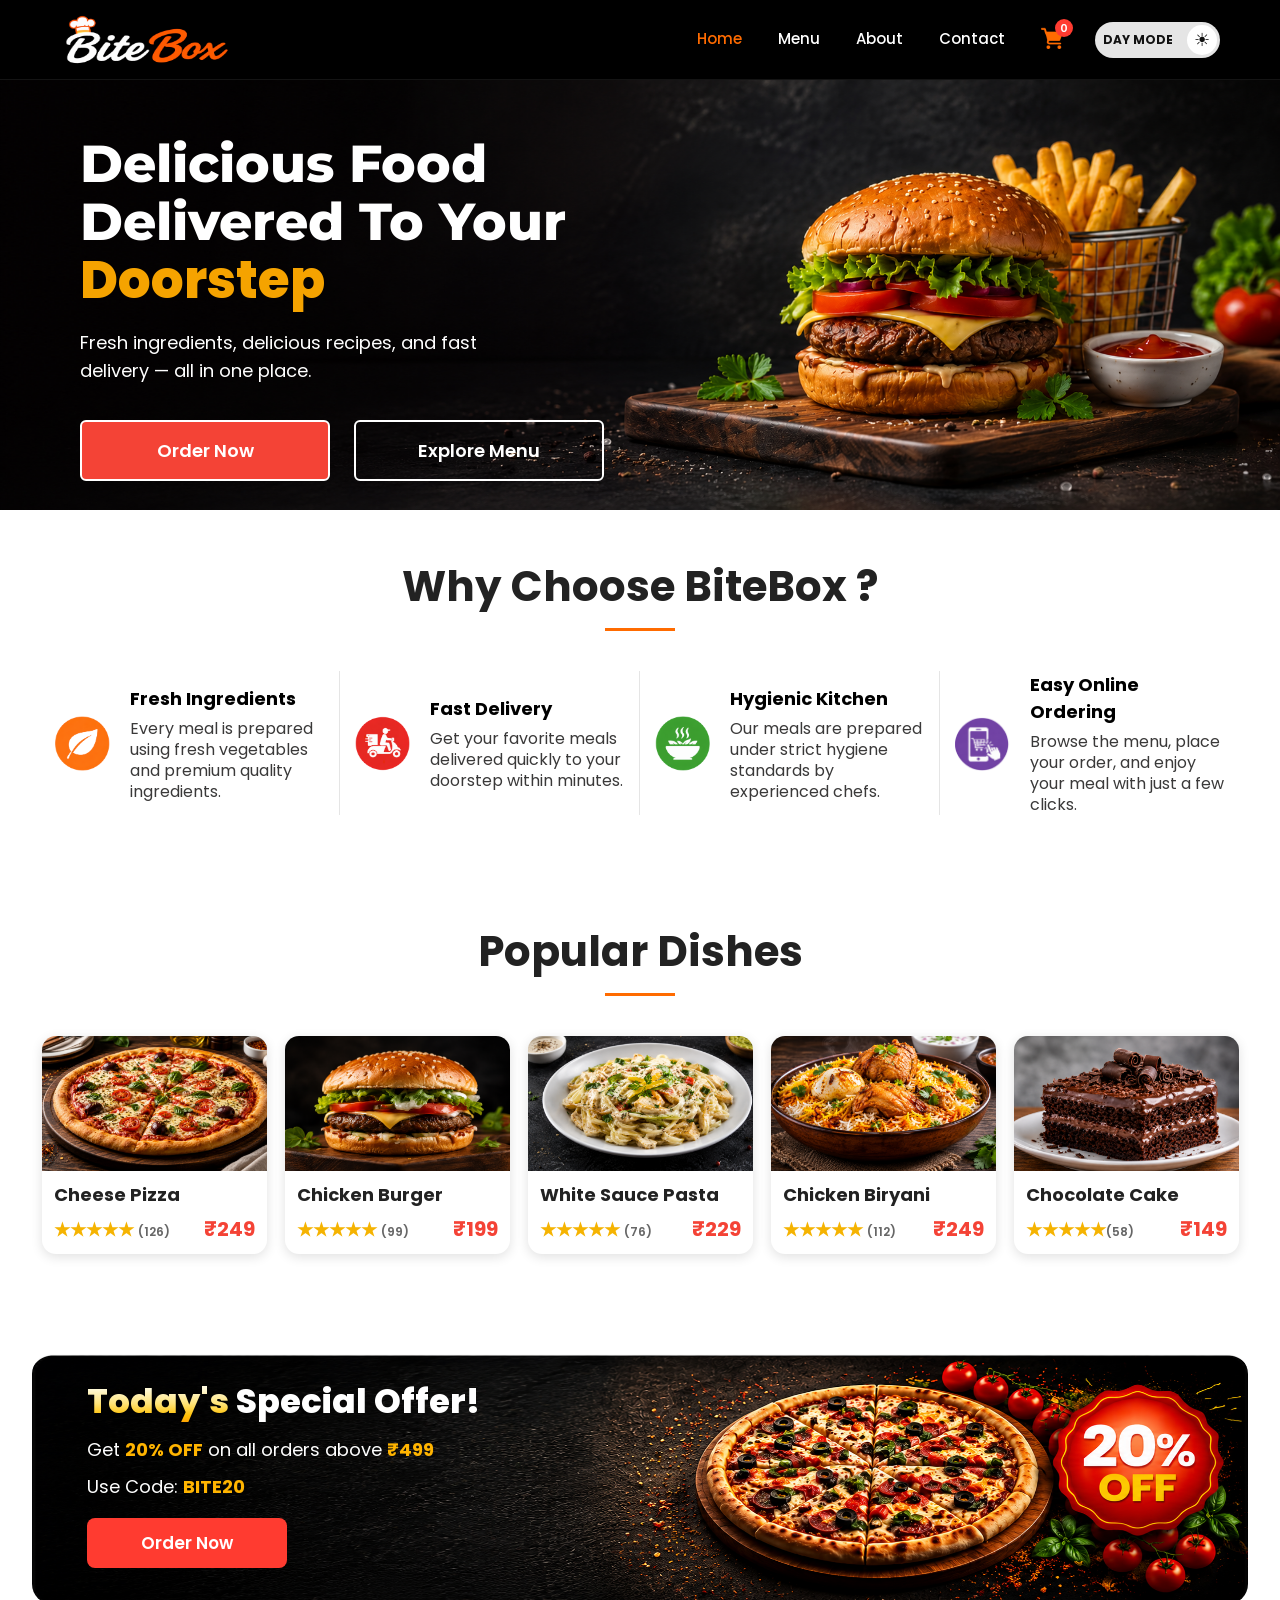
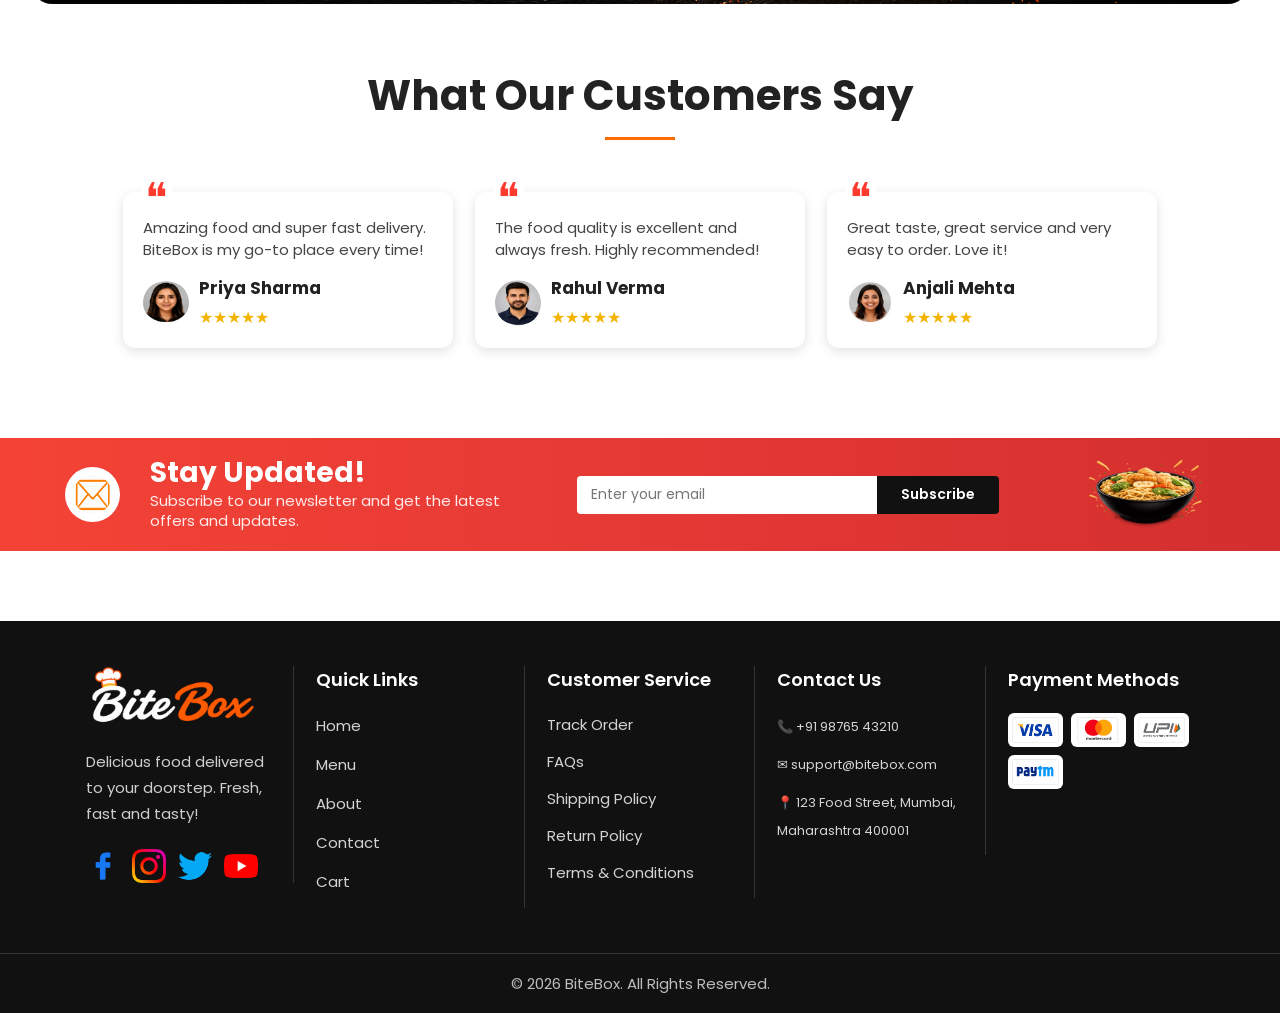
<file: index.html>
<!DOCTYPE html>
<html lang="en">

<head>
    <meta charset="UTF-8">
    <meta name="viewport" content="width=device-width, initial-scale=1.0">
    <title>BiteBox</title>
    <link rel="stylesheet" href="css/style.css">
    <link rel="preconnect" href="https://fonts.googleapis.com">
    <link rel="preconnect" href="https://fonts.gstatic.com" crossorigin>
    <link
        href="https://fonts.googleapis.com/css2?family=Great+Vibes&family=Montserrat:wght@400;600;700;800&family=Pacifico&family=Poppins:wght@300;400;500;600;700&display=swap"
        rel="stylesheet">
</head>

<body>
    <header>
        <!--Restaurant Name-->
        <img src="assets/images/logo.png" alt="BiteBox Logo" class="logo">

        <!--Navigation Menu-->
        <nav>
            <a href="index.html" class="active">Home</a>

            <a href="menu.html">Menu</a>

            <a href="about.html">About</a>

            <a href="contact.html">Contact</a>

            <a href="cart.html" class="cart-icon">
                <span class="cart-wrapper">
                    <img src="assets/icons/cart.png" alt="Cart Icon" width="22" height="22">
                    <span id="cart-count">0</span>
                </span>
            </a>

            <button type="button" id="theme-toggle" class="theme-toggle">
                <span class="theme-icon">☀</span>
                <span class="theme-text">
                    DAY MODE
                </span>

            </button>

        </nav>

    </header>




    <main>
        <section id="home-hero">
            <!-- Hero Section -->

            <h1>Delicious Food Delivered To Your <span>Doorstep</span></h1>
            <p>
                Fresh ingredients, delicious recipes, and fast delivery
                — all in one place.
            </p>

            <div class="hero-buttons">
                <a href="menu.html" class="order-btn">Order Now</a>
                <a href="menu.html" class="menu-btn">Explore Menu</a>
            </div>

        </section>

        <section id="features">

            <h2>Why Choose BiteBox ?</h2>

            <article>
                <img src="assets/images/fresh.png" alt="Fresh Ingredients" width="80">
                <div>
                    <h3>Fresh Ingredients</h3>
                    <p>
                        Every meal is prepared using fresh vegetables and premium quality ingredients.
                    </p>
                </div>
            </article>

            <article>
                <img src="assets/images/fast-delivery.png" alt="Fast Delivery" width="80">
                <div>
                    <h3>Fast Delivery</h3>
                    <p>
                        Get your favorite meals delivered quickly to your doorstep within minutes.
                    </p>
                </div>
            </article>

            <article>
                <img src="assets/images/hygienic.png" alt="Hygienic Kitchen" width="80">
                <div>
                    <h3>Hygienic Kitchen</h3>

                    <p>
                        Our meals are prepared under strict hygiene standards by experienced chefs.
                    </p>
                </div>
            </article>

            <article>
                <img src="assets/images/easy.png" alt="Easy Online Ordering" width="80">
                <div>
                    <h3>Easy Online Ordering</h3>
                    <div>
                        <p>
                            Browse the menu, place your order, and enjoy your meal with just a few clicks.
                        </p>
                    </div>
            </article>

        </section>



        <!--Todays Featured Dishes -->
        <section id="popular-dishes">

            <h2>Popular Dishes</h2>

            <article>
                <img src="assets/images/popular-pizza.png" alt="Cheese Pizza">
                <h3>Cheese Pizza</h3>

                <div class="details">
                    <p class="ratings">
                        &#9733;&#9733;&#9733;&#9733;&#9733;
                        <small>(126)</small>
                    </p>

                    <p class="price">
                        ₹249
                    </p>
                </div>
            </article>

            <article>
                <img src="assets/images/popular-burger.png" alt="Chicken Burger">
                <h3>Chicken Burger</h3>

                <div class="details">
                    <p class="ratings">
                        &#9733;&#9733;&#9733;&#9733;&#9733;
                        <small>(99)</small>
                    </p>

                    <p class="price">
                        ₹199
                    </p>
                </div>
            </article>

            <article>
                <img src="assets/images/popular-pasta.png" alt="White Sauce Pasta">
                <h3>White Sauce Pasta</h3>

                <div class="details">
                    <p class="ratings">
                        &#9733;&#9733;&#9733;&#9733;&#9733;
                        <small>(76)</small>
                    </p>

                    <p class="price">
                        ₹229
                    </p>
                </div>
            </article>

            <article>
                <img src="assets/images/popular-briyani.png" alt="Chicken Biryani">
                <h3>Chicken Biryani</h3>

                <div class="details">
                    <p class="ratings">
                        &#9733;&#9733;&#9733;&#9733;&#9733;
                        <small>(112)</small>
                    </p>

                    <p class="price">
                        ₹249
                    </p>
                </div>
            </article>

            <article>
                <img src="assets/images/popular-cake.png" alt="Chocolate Cake">
                <h3>Chocolate Cake</h3>

                <div class="details">
                    <p class="ratings">
                        &#9733;&#9733;&#9733;&#9733;&#9733;<small>(58)</small>
                    </p>

                    <p class="price">
                        ₹149
                    </p>
                </div>
            </article>
        </section>



        <!--Todays Special Offers -->
        <section id="offer">

            <div class="offer-content">
                <h2><span>Today's </span>Special Offer!</h2>
                <p> Get <strong>20% OFF</strong> on all orders above <strong>₹499</strong>
                </p>
                <p> Use Code: <strong>BITE20</strong> </p>
                <a href="menu.html"> Order Now </a>
            </div>
        </section>


        <!-- Customer Reviews -->
        <section id="reviews">
            <h2>What Our Customers Say</h2>
            <article>
                <p> Amazing food and super fast delivery.
                    BiteBox is my go-to place every time!
                </p>
                <div class="customer">
                    <img src="assets/images/Priya.png" alt="Priya Sharma">
                    <div>
                        <h3>Priya Sharma</h3>
                        <span> &#9733;&#9733;&#9733;&#9733;&#9733;</span>
                    </div>
                </div>
            </article>

            <article>

                <p>
                    The food quality is excellent and always fresh.
                    Highly recommended!
                </p>

                <div class="customer">
                    <img src="assets/images/rahul.png" alt="Rahul Verma">

                    <div>
                        <h3>Rahul Verma</h3>
                        <span> &#9733;&#9733;&#9733;&#9733;&#9733;</span>
                    </div>
                </div>

            </article>

            <article>

                <p>
                    Great taste, great service and very easy to order.
                    Love it!
                </p>

                <div class="customer">
                    <img src="assets/images/anjali.png" alt="Anjali Mehta">

                    <div>
                        <h3>Anjali Mehta</h3>
                        <span> &#9733;&#9733;&#9733;&#9733;&#9733;</span>
                    </div>
                </div>

            </article>

        </section>


        <!--NewsLetter section-->
        <section id="newsletter">
            <div class="newsletter-content">
                <img src="assets/images/mail.png" alt="Newsletter Icon" width="80" height="80">

                <div>
                    <h2>Stay Updated!</h2>
                    <p> Subscribe to our newsletter and get the latest
                        <br>offers and updates.
                    </p>
                </div>
            </div>

            <div class="newsletter-form">
                <input type="email" placeholder="Enter your email">
                <button> Subscribe </button>
            </div>

            <div class="newsletter-image">
                <img src="assets/images/newsletter-food.png" alt="Newsletter Food" width="180" height="120">
            </div>
        </section>


    </main>



    <!-- Footer Logo Section -->
    <footer>
        <div class="footer-container">
            <section>
                <img src="assets/images/logo.png" alt="BiteBox Logo" width="180">
                <p> Delicious food delivered to your doorstep.
                    Fresh, fast and tasty!
                </p>

                <div class="footer-socials">

                    <a href="#">
                        <img src="assets/icons/facebook.png" alt="Facebook" width="35" height="35">
                    </a>

                    <a href="#">
                        <img src="assets/icons/instagram.png" alt="Instagram" width="35" height="35">
                    </a>

                    <a href="#">
                        <img src="assets/icons/twitter.png" alt="Twitter" width="35" height="35">
                    </a>

                    <a href="#">
                        <img src="assets/icons/youtube.png" alt="YouTube" width="35" height="35">
                    </a>
                </div>
            </section>



            <!-- Quick Links -->

            <section>
                <h3>Quick Links</h3>
                <ul>
                    <li><a href="index.html">Home</a></li>
                    <li><a href="menu.html">Menu</a></li>
                    <li><a href="about.html">About</a></li>
                    <li><a href="contact.html">Contact</a></li>
                    <li><a href="cart.html">Cart</a></li>
                </ul>
            </section>



            <!-- Customer Service -->
            <section>
                <h3>Customer Service</h3>
                <ul>
                    <li>Track Order</li>
                    <li>FAQs</li>
                    <li>Shipping Policy</li>
                    <li>Return Policy</li>
                    <li>Terms & Conditions</li>
                </ul>

            </section>



            <!-- Contact Information -->

            <section>
                <h3>Contact Us</h3>
                <p>📞 +91 98765 43210</p>
                <p>✉ support@bitebox.com</p>
                <p> 📍 123 Food Street, Mumbai, Maharashtra 400001 </p>
            </section>



            <!-- Payment Methods -->

            <section>
                <h3>Payment Methods</h3>
                <div class="payment-icons">
                    <img src="assets/images/visa.png" alt="Visa">
                    <img src="assets/images/mastercard.png" alt="MasterCard">
                    <img src="assets/images/upi.png" alt="UPI">
                    <img src="assets/images/paytm.png" alt="Paytm">
                </div>
            </section>
        </div>


        <p> © 2026 BiteBox. All Rights Reserved. </p>

    </footer>

    <script src="js/script.js"></script>
</body>

</html>
</file>
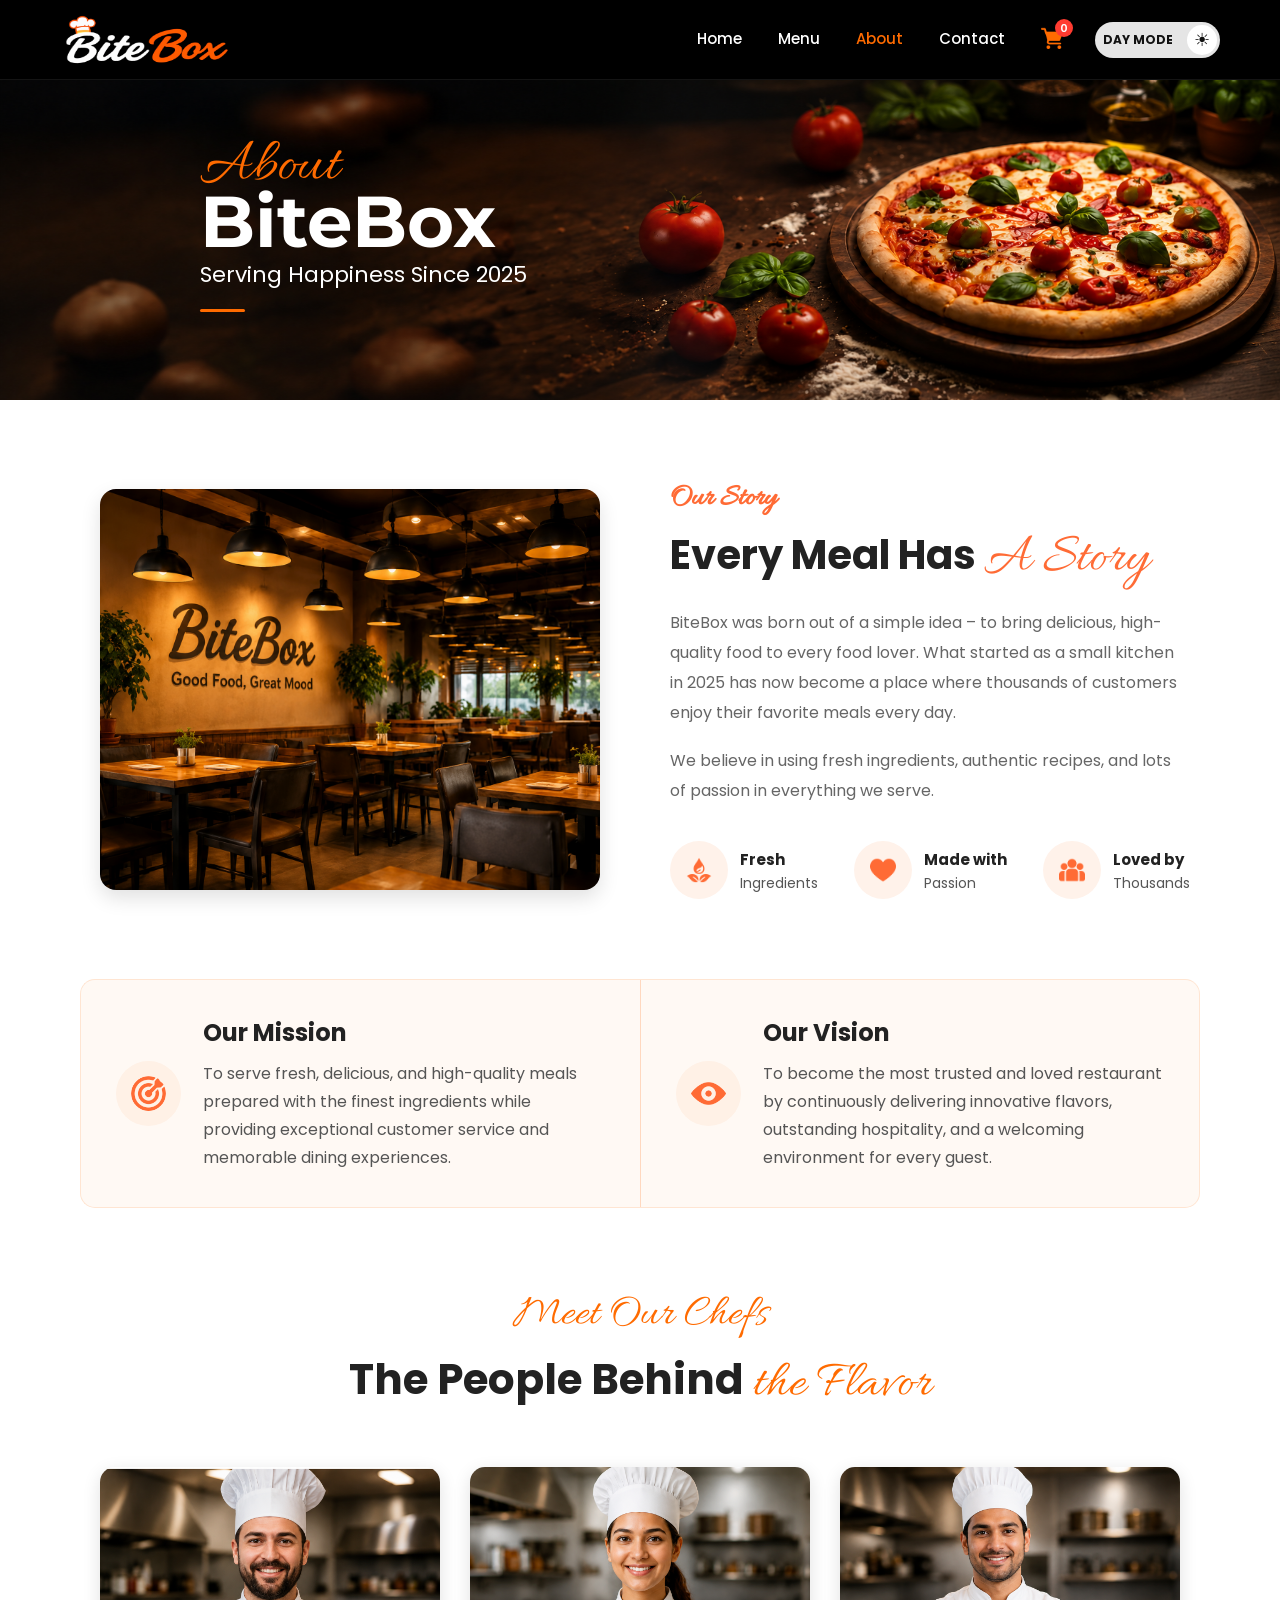
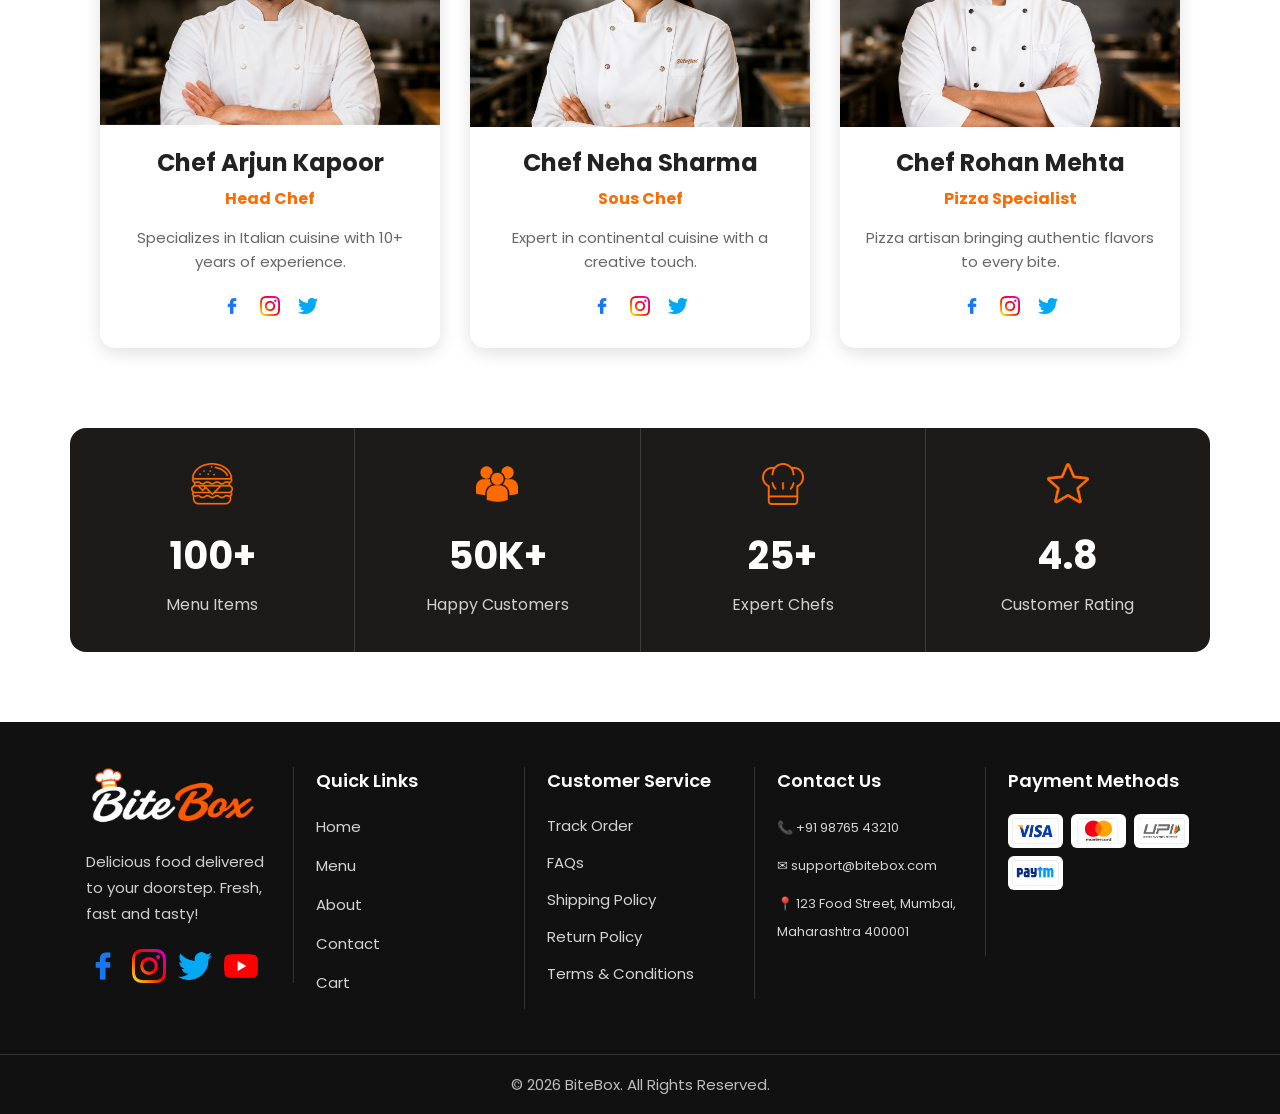
<file: about.html>
<!DOCTYPE html>
<html lang="en">

<head>
    <meta charset="UTF-8">
    <meta name="viewport" content="width=device-width, initial-scale=1.0">
    <title>About - BiteBox</title>
    <link rel="stylesheet" href="css/style.css">
    <link rel="preconnect" href="https://fonts.googleapis.com">
    <link rel="preconnect" href="https://fonts.gstatic.com" crossorigin>
    <link
        href="https://fonts.googleapis.com/css2?family=Great+Vibes&family=Montserrat:wght@400;600;700;800&family=Pacifico&family=Poppins:wght@300;400;500;600;700&display=swap"
        rel="stylesheet">
    <link href="https://fonts.googleapis.com/css2?family=Allura&display=swap" rel="stylesheet">
</head>

<body>
    <header>
        <!--Restaurant Name-->
        <img src="assets/images/logo.png" alt="BiteBox Logo" class="logo">

        <!--Navigation Menu-->
        <nav>
            <a href="index.html">Home</a>
            
            <a href="menu.html">Menu</a>
            
            <a href="about.html" class="active">About</a>
            
            <a href="contact.html">Contact</a>
            
            <a href="cart.html" class="cart-icon">
                <span class="cart-wrapper">
                <img src="assets/icons/cart.png" alt="Cart Icon" width="22" height="22">
                 <span id="cart-count">0</span>
            </span>
            </a>

             <button type="button" id="theme-toggle" class="theme-toggle">
                <span class="theme-icon">☀</span>
                <span class="theme-text">
                    DAY MODE
                </span>
            </button>

        </nav>

    </header>



    <!--About Hero section-->
    <!-- About Hero Section -->
    <section id="about-hero">

        <div class="hero-content">
            <h2><span>About</span><br>BiteBox</h2>
            <p>Serving Happiness Since 2025</p>
            <hr>
        </div>

    </section>


    <!--Our story section -->

    <section id="story">

        <article>

            <!-- Restaurant Image -->

            <img src="assets/images/restaurant.png" alt="Restaurant">

            <!-- Story Content -->

            <div class="story-content">

                <small>Our Story</small>

                <h2>
                    Every Meal Has
                    <span>A Story</span>
                </h2>

                <p>
                    BiteBox was born out of a simple idea – to bring
                    delicious, high-quality food to every food lover.
                    What started as a small kitchen in 2025 has now
                    become a place where thousands of customers enjoy
                    their favorite meals every day.
                </p>

                <p>
                    We believe in using fresh ingredients,
                    authentic recipes, and lots of passion
                    in everything we serve.
                </p>

                <!-- Features -->

                <div class="story-features">

                    <article>

                        <div class="feature-icon">
                            <img src="assets/icons/fresh.png" alt="Fresh" width="26">
                        </div>

                        <div>
                            <h4>Fresh</h4>
                            <p>Ingredients</p>
                        </div>

                    </article>

                    <article>

                        <div class="feature-icon">
                            <img src="assets/icons/heart.png" alt="Heart" width="26">
                        </div>

                        <div>
                            <h4>Made with</h4>
                            <p>Passion</p>
                        </div>

                    </article>

                    <article>

                        <div class="feature-icon">
                            <img src="assets/icons/group.png" alt="Customers" width="26">
                        </div>

                        <div>
                            <h4>Loved by</h4>
                            <p>Thousands</p>
                        </div>

                    </article>

                </div>

            </div>

        </article>

    </section>


    <!-- Mission & Vision Section -->

    <section id="mission-vision">

        <div>

            <!-- Mission -->

            <article>

                <img src="assets/icons/mission.png" alt="Mission" width="55" height="55">

                <div>

                    <h3>Our Mission</h3>

                    <p>
                        To serve fresh, delicious, and high-quality meals
                        prepared with the finest ingredients while providing
                        exceptional customer service and memorable dining
                        experiences.
                    </p>

                </div>

            </article>

            <!-- Vision -->

            <article>

                <img src="assets/icons/vision.png" alt="Vision" width="55" height="55">

                <div>

                    <h3>Our Vision</h3>

                    <p>
                        To become the most trusted and loved restaurant by
                        continuously delivering innovative flavors,
                        outstanding hospitality, and a welcoming
                        environment for every guest.
                    </p>

                </div>

            </article>

        </div>

    </section>




    <section id="chefs">

        <small>Meet Our Chefs</small>

        <h2>
            The People Behind
            <span>the Flavor</span>
        </h2>

        <div>

            <!-- Chef 1 -->

            <article>

                <img src="assets/images/chef1.png" alt="Chef Arjun Kapoor">

                <h3>Chef Arjun Kapoor</h3>

                <h4>Head Chef</h4>

                <p>
                    Specializes in Italian cuisine with
                    10+ years of experience.
                </p>

                <div class="chef-social">

                    <a href="#">
                        <img src="assets/icons/facebook.png" alt="Facebook" width="20" height="20">
                    </a>

                    <a href="#">
                        <img src="assets/icons/instagram.png" alt="Instagram" width="20" height="20">
                    </a>

                    <a href="#">
                        <img src="assets/icons/twitter.png" alt="Twitter" width="20" height="20">
                    </a>

                </div>

            </article>

            <!-- Chef 2 -->

            <article>

                <img src="assets/images/chef2.png" alt="Chef Neha Sharma">

                <h3>Chef Neha Sharma</h3>

                <h4>Sous Chef</h4>

                <p>
                    Expert in continental cuisine
                    with a creative touch.
                </p>

                <div class="chef-social">

                    <a href="#">
                        <img src="assets/icons/facebook.png" alt="Facebook" width="20" height="20">
                    </a>

                    <a href="#">
                        <img src="assets/icons/instagram.png" alt="Instagram" width="20" height="20">
                    </a>

                    <a href="#">
                        <img src="assets/icons/twitter.png" alt="Twitter" width="20" height="20">
                    </a>

                </div>
            </article>

            <!-- Chef 3 -->

            <article>

                <img src="assets/images/chef3.png" alt="Chef Rohan Mehta">

                <h3>Chef Rohan Mehta</h3>

                <h4>Pizza Specialist</h4>

                <p>
                    Pizza artisan bringing authentic
                    flavors to every bite.
                </p>

                <div class="chef-social">

                    <a href="#">
                        <img src="assets/icons/facebook.png" alt="Facebook" width="20" height="20">
                    </a>

                    <a href="#">
                        <img src="assets/icons/instagram.png" alt="Instagram" width="20" height="20">
                    </a>

                    <a href="#">
                        <img src="assets/icons/twitter.png" alt="Twitter" width="20" height="20">
                    </a>

                </div>

            </article>

        </div>

    </section>



    <!-- Restaurant Statistics -->

    <section id="statistics">

        <div>

            <article>
                <img src="assets/icons/menu-stat.png" alt="Menu Items" width="45" height="45">
                <h3>100+</h3>
                <p>Menu Items</p>
            </article>

            <article>
                <img src="assets/icons/stat-customer.png" alt="Happy Customers" width="45" height="45">
                <h3>50K+</h3>
                <p>Happy Customers</p>
            </article>

            <article>
                <img src="assets/icons/stat-chef.png" alt="Expert Chefs" width="45" height="45">
                <h3>25+</h3>
                <p>Expert Chefs</p>
            </article>

            <article>
                <img src="assets/icons/stat-star.png" alt="Customer Rating" width="45" height="45">
                <h3>4.8</h3>
                <p>Customer Rating</p>
            </article>

        </div>

    </section>

    <!-- Footer Logo Section -->
     <footer>
        <div class="footer-container">
        <section>
            <img src="assets/images/logo.png" alt="BiteBox Logo" width="180">
            <p> Delicious food delivered to your doorstep.
                Fresh, fast and tasty!
            </p>

            <div class="footer-socials">

            <a href="#">
                <img src="assets/icons/facebook.png" alt="Facebook" width="35" height="35">
            </a>

            <a href="#">
                <img src="assets/icons/instagram.png" alt="Instagram" width="35" height="35">
            </a>

            <a href="#">
                <img src="assets/icons/twitter.png" alt="Twitter" width="35" height="35">
            </a>

            <a href="#">
                <img src="assets/icons/youtube.png" alt="YouTube" width="35" height="35">
            </a>
            </div>
        </section>

        

        <!-- Quick Links -->

        <section>
            <h3>Quick Links</h3>
            <ul>
                <li><a href="index.html">Home</a></li>
                <li><a href="menu.html">Menu</a></li>
                <li><a href="about.html">About</a></li>
                <li><a href="contact.html">Contact</a></li>
                <li><a href="cart.html">Cart</a></li>
            </ul>
        </section>

        

        <!-- Customer Service -->
        <section>
            <h3>Customer Service</h3>
            <ul>
                <li>Track Order</li>
                <li>FAQs</li>
                <li>Shipping Policy</li>
                <li>Return Policy</li>
                <li>Terms & Conditions</li>
            </ul>

        </section>

        

        <!-- Contact Information -->

        <section>
            <h3>Contact Us</h3>
            <p>📞 +91 98765 43210</p>
            <p>✉ support@bitebox.com</p>
            <p> 📍 123 Food Street, Mumbai, Maharashtra 400001 </p>
        </section>

    

        <!-- Payment Methods -->

        <section>
            <h3>Payment Methods</h3>
            <div class="payment-icons">
            <img src="assets/images/visa.png" alt="Visa" >
            <img src="assets/images/mastercard.png" alt="MasterCard" >
            <img src="assets/images/upi.png" alt="UPI" >
            <img src="assets/images/paytm.png" alt="Paytm">
            </div>
        </section>
    </div>

    
        <p> © 2026 BiteBox. All Rights Reserved. </p>

    </footer>

<script src="js/script.js"></script>
</body>

</html>
</file>
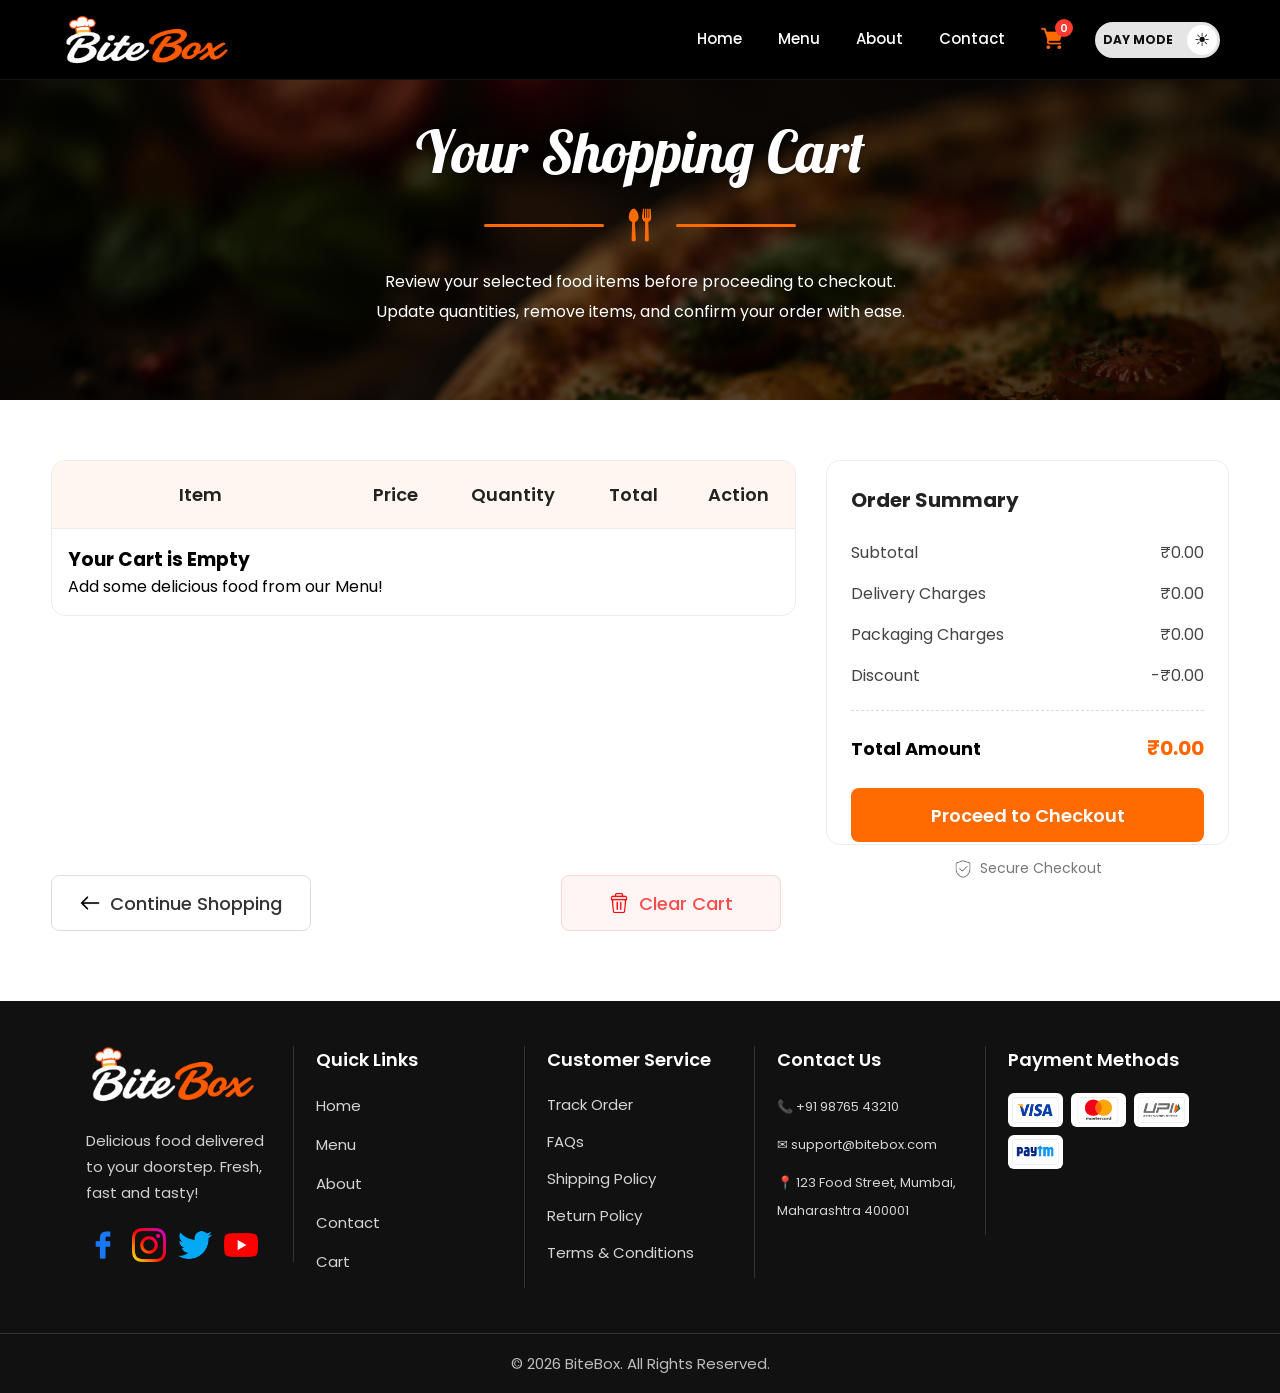
<file: cart.html>
<!DOCTYPE html>
<html lang="en">

<head>
    <meta charset="UTF-8">
    <meta name="viewport" content="width=device-width, initial-scale=1.0">
    <title>Document</title>
    <link rel="stylesheet" href="css/style.css">
    <link rel="preconnect" href="https://fonts.googleapis.com">
    <link rel="preconnect" href="https://fonts.gstatic.com" crossorigin>
    <link
        href="https://fonts.googleapis.com/css2?family=Great+Vibes&family=Montserrat:wght@400;600;700;800&family=Pacifico&family=Poppins:wght@300;400;500;600;700&display=swap"
        rel="stylesheet">
    <link href="https://fonts.googleapis.com/css2?family=Lobster&display=swap" rel="stylesheet">
</head>

<body>
    <header>
        <!--Restaurant Name-->
        <img src="assets/images/logo.png" alt="BiteBox Logo" class="logo">

        <!--Navigation Menu-->
        <nav>
            <a href="index.html">Home</a>

            <a href="menu.html">Menu</a>

            <a href="about.html">About</a>

            <a href="contact.html">Contact</a>

             <a href="cart.html" class="cart-icon">
                <span class="cart-wrapper">
                <img src="assets/icons/cart.png" alt="Cart Icon" width="22" height="22">
                 <span id="cart-count">0</span>
            </span>
            </a>
           

             <button type="button" id="theme-toggle" class="theme-toggle">
                <span class="theme-icon">☀</span>
                <span class="theme-text">
                    DAY MODE
                </span>
            </button>
            
        </nav>

    </header>


    <!-- Cart Hero Section -->
    <section id="cart-hero">

        <h1>Your Shopping Cart</h1>

        <div class="divider">

            <hr>

            <img src="assets/images/fork-and-spoon.png" alt="Fork and Spoon">

            <hr>

        </div>

        <p>
            Review your selected food items before proceeding to checkout.
            <br>
            Update quantities, remove items, and confirm your order with ease.
        </p>

    </section>

    <!-- Shopping Cart Section -->
    <section id="cart-details">
        <section id="shopping-cart">

            <table>

                <thead>

                    <tr>

                        <th>Item</th>

                        <th>Price</th>

                        <th>Quantity</th>

                        <th>Total</th>

                        <th>Action</th>

                    </tr>

                </thead>

                <tbody>

                    <!-- Item 1 -->

                    <tr>

                        <td>
                            <div class="cart-item">

                                <img src="assets/images/pizza.png" alt="Margherita Pizza" width="80">
                                <div>
                                    <h3>Margherita Pizza</h3>

                                    <p>Classic delight with fresh cheese & basil.</p>
                                </div>
                            </div>

                        </td>

                        <td>₹249</td>

                        <td>
                            <div class="quantity-box">

                                <button>-</button>

                                <span>1</span>

                                <button>+</button>
                            </div>


                        </td>

                        <td>₹249</td>

                        <td>

                            <a href="#">
                                <img src="assets/icons/delete.png" alt="Delete" width="25">
                            </a>

                        </td>

                    </tr>

                    <!-- Item 2 -->

                    <tr>

                        <td>
                            <div class="cart-item">

                                <img src="assets/images/burger.png" alt="Cheese Burger" width="80">
                                <div>

                                    <h3>Cheese Burger</h3>

                                    <p>Juicy grilled burger with cheese & veggies.</p>
                                </div>
                            </div>

                        </td>

                        <td>₹189</td>

                        <td>
                            <div class="quantity-box">

                                <button>-</button>

                                <span>2</span>

                                <button>+</button>
                            </div>

                        </td>

                        <td>₹378</td>

                        <td>

                            <a href="#">
                                <img src="assets/icons/delete.png" alt="Delete" width="25">
                            </a>

                        </td>

                    </tr>

                    <!-- Item 3 -->

                    <tr>

                        <td>
                            <div class="cart-item">

                                <img src="assets/images/pasta.png" alt="Creamy Pasta" width="80">
                                <div>

                                    <h3>Creamy Pasta</h3>

                                    <p>Delicious white sauce pasta with herbs.</p>
                                </div>
                            </div>

                        </td>

                        <td>₹199</td>

                        <td>
                            <div class="quantity-box">

                                <button>-</button>

                                <span>1</span>

                                <button>+</button>
                            </div>

                        </td>

                        <td>₹199</td>

                        <td>

                            <a href="#">
                                <img src="assets/icons/delete.png" alt="Delete" width="25">
                            </a>

                        </td>

                    </tr>

                </tbody>

            </table>

        </section>

        <aside id="order-summary">

            <h2>Order Summary</h2>

            <p>
                <span>Subtotal</span>
                <span id="subtotal-amount">₹0.00</span>
            </p>

            <p>
                <span>Delivery Charges</span>
                <span id="delivery-amount">₹0.00</span>
            </p>

            <p>
                <span>Packaging Charges</span>
                <span id="packaging-amount">₹0.00</span>
            </p>

            <p id="discount-row">
                <span>Discount</span>
                <span id="discount-amount">₹0.00</span>
            </p>

            <hr>

            <h3>
                <span>Total Amount</span>
                <span id="total-amount">₹0.00</span>
            </h3>

            <button type="button">
                Proceed to Checkout
            </button>

            <p>
                <img src="assets/icons/shield.png" width="18" height="18">
                Secure Checkout
            </p>

        </aside>
    </section>

    <!-- Cart Action Buttons -->

    <section id="cart-actions">

        <a href="menu.html">
            <img src="assets/icons/left-arrow.png">
            Continue Shopping
        </a>

        <button type="button" id="clear-cart">

            <img src="assets/icons/delete.png" > Clear Cart

        </button>

    </section>

    <!-- Footer Logo Section -->
    <!-- Footer Logo Section -->
    <footer>
        <div class="footer-container">
            <section>
                <img src="assets/images/logo.png" alt="BiteBox Logo" width="180">
                <p> Delicious food delivered to your doorstep.
                    Fresh, fast and tasty!
                </p>

                <div class="footer-socials">

                    <a href="#">
                        <img src="assets/icons/facebook.png" alt="Facebook" width="35" height="35">
                    </a>

                    <a href="#">
                        <img src="assets/icons/instagram.png" alt="Instagram" width="35" height="35">
                    </a>

                    <a href="#">
                        <img src="assets/icons/twitter.png" alt="Twitter" width="35" height="35">
                    </a>

                    <a href="#">
                        <img src="assets/icons/youtube.png" alt="YouTube" width="35" height="35">
                    </a>
                </div>
            </section>



            <!-- Quick Links -->

            <section>
                <h3>Quick Links</h3>
                <ul>
                    <li><a href="index.html">Home</a></li>
                    <li><a href="menu.html">Menu</a></li>
                    <li><a href="about.html">About</a></li>
                    <li><a href="contact.html">Contact</a></li>
                    <li><a href="cart.html">Cart</a></li>
                </ul>
            </section>



            <!-- Customer Service -->
            <section>
                <h3>Customer Service</h3>
                <ul>
                    <li>Track Order</li>
                    <li>FAQs</li>
                    <li>Shipping Policy</li>
                    <li>Return Policy</li>
                    <li>Terms & Conditions</li>
                </ul>

            </section>



            <!-- Contact Information -->

            <section>
                <h3>Contact Us</h3>
                <p>📞 +91 98765 43210</p>
                <p>✉ support@bitebox.com</p>
                <p> 📍 123 Food Street, Mumbai, Maharashtra 400001 </p>
            </section>



            <!-- Payment Methods -->

            <section>
                <h3>Payment Methods</h3>
                <div class="payment-icons">
                    <img src="assets/images/visa.png" alt="Visa">
                    <img src="assets/images/mastercard.png" alt="MasterCard">
                    <img src="assets/images/upi.png" alt="UPI">
                    <img src="assets/images/paytm.png" alt="Paytm">
                </div>
            </section>
        </div>


        <p> © 2026 BiteBox. All Rights Reserved. </p>

    </footer>


    <script src="js/script.js"></script>

</body>

</html>
</file>
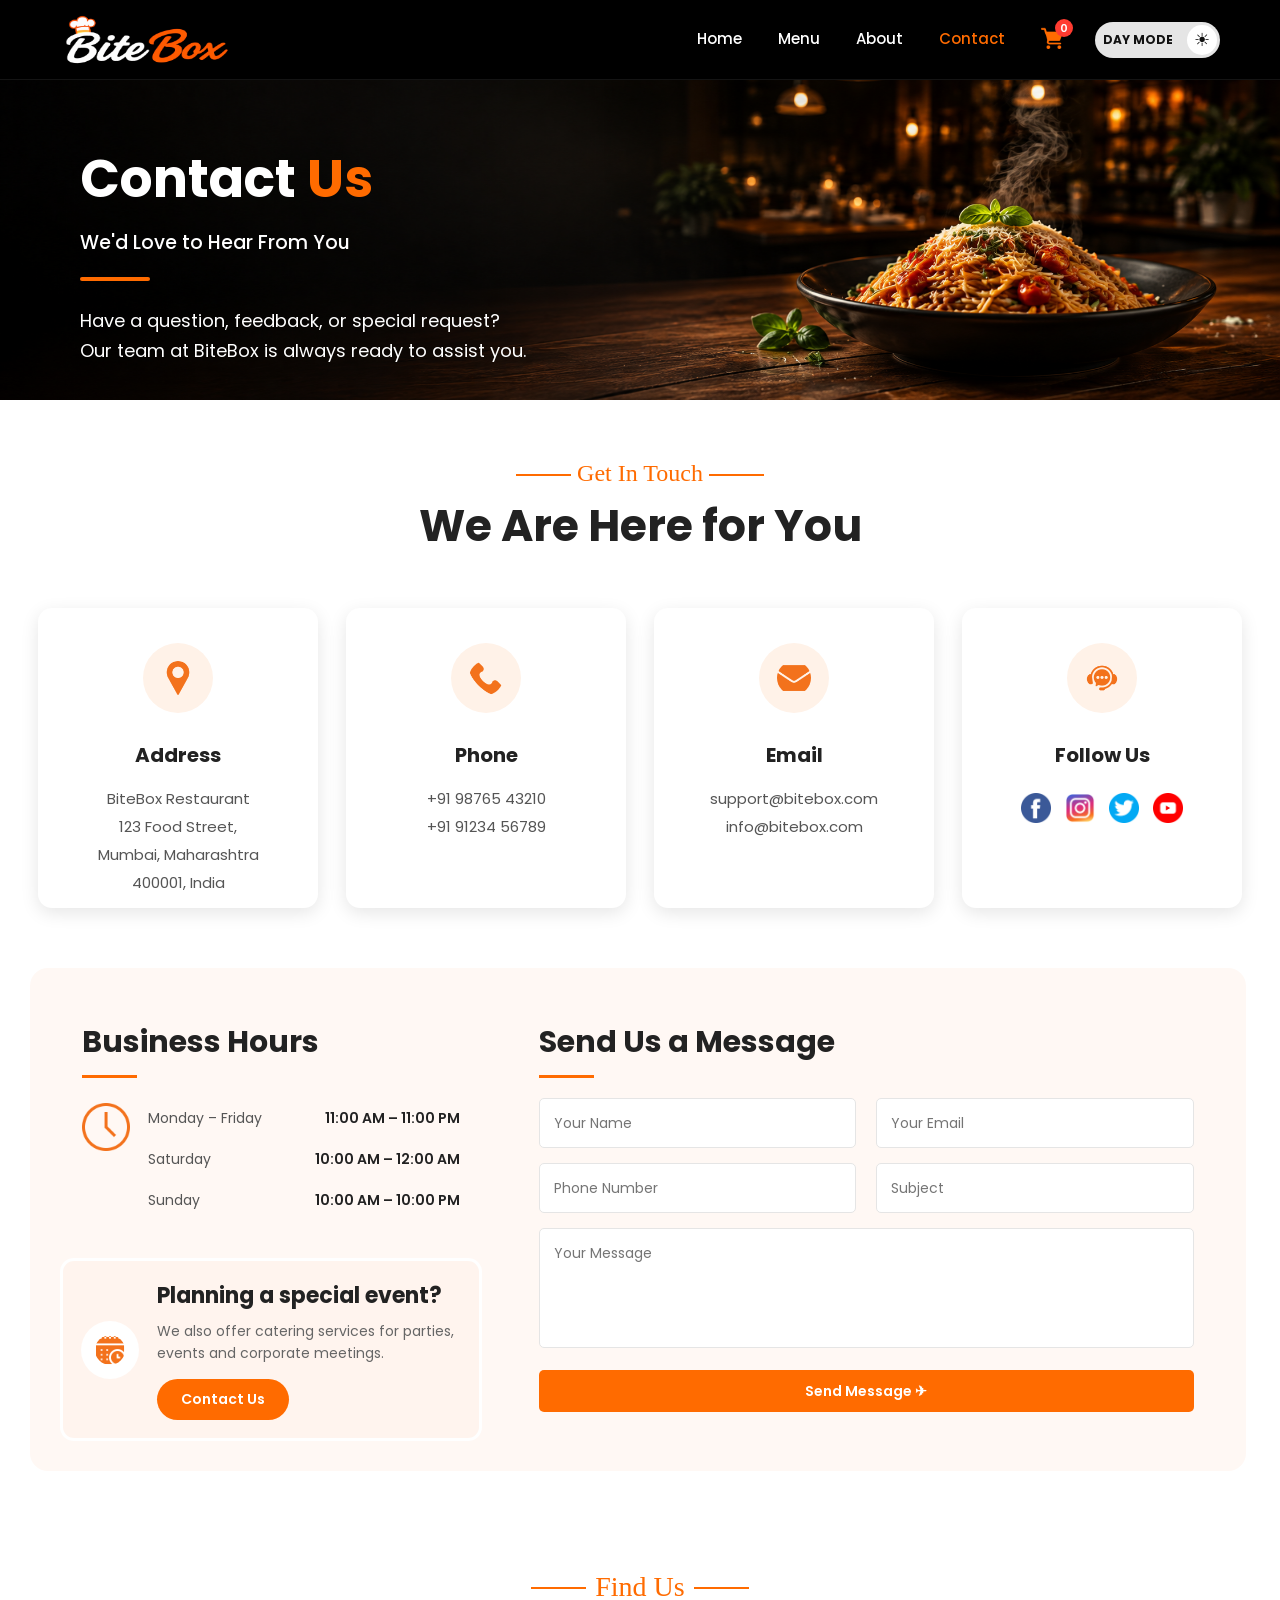
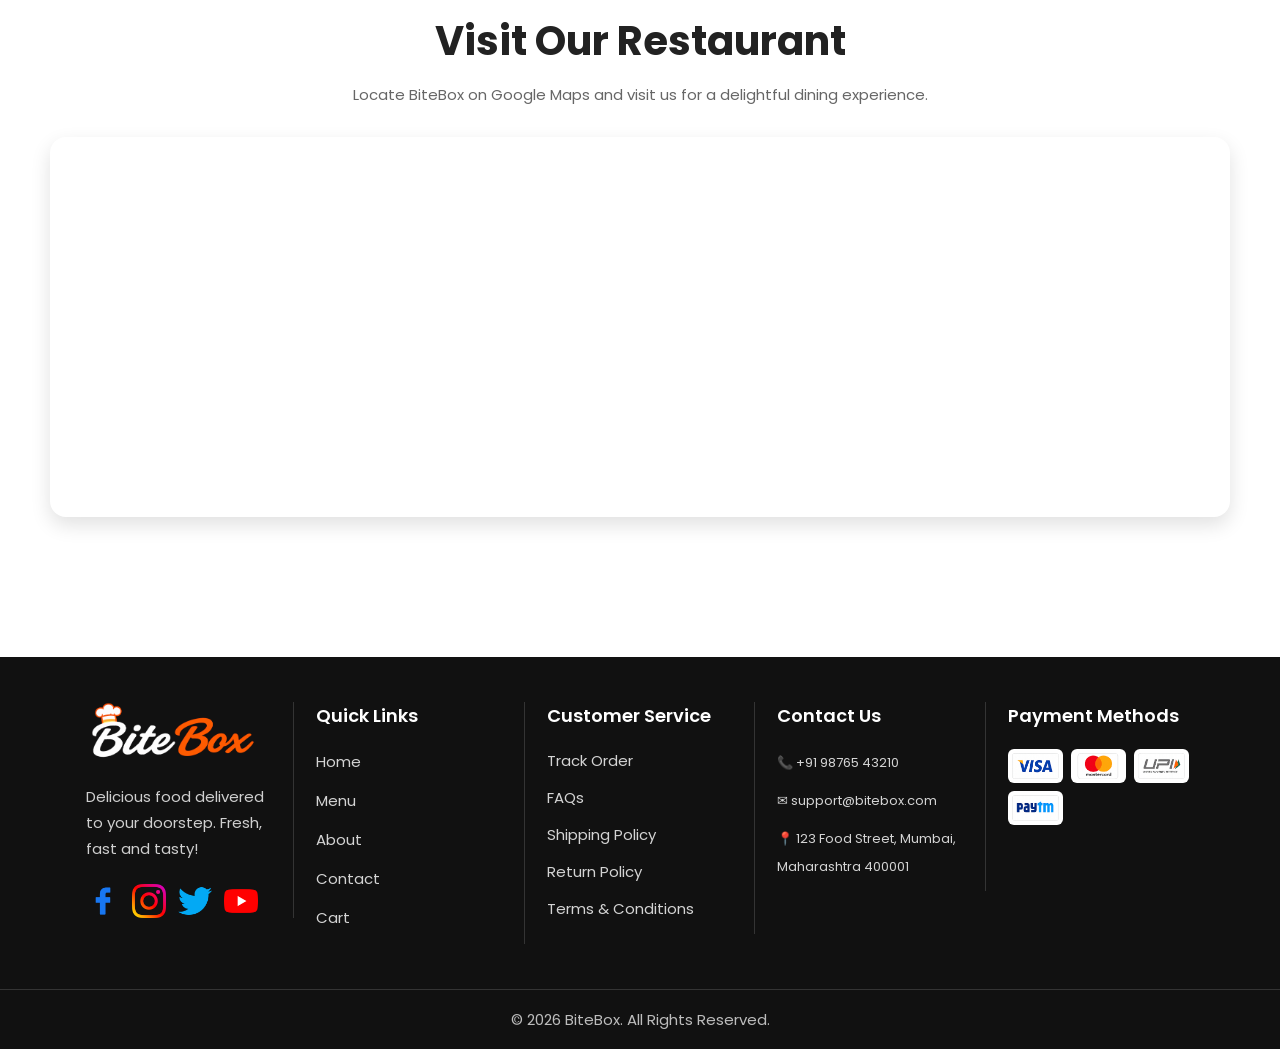
<file: contact.html>
<!DOCTYPE html>
<html lang="en">

<head>
    <meta charset="UTF-8">
    <meta name="viewport" content="width=device-width, initial-scale=1.0">
    <title>Contact - BiteBox</title>
    <link rel="stylesheet" href="css/style.css">
     <link rel="preconnect" href="https://fonts.googleapis.com">
    <link rel="preconnect" href="https://fonts.gstatic.com" crossorigin>
    <link href="https://fonts.googleapis.com/css2?family=Great+Vibes&family=Montserrat:wght@400;600;700;800&family=Pacifico&family=Poppins:wght@300;400;500;600;700&display=swap" rel="stylesheet">
</head>

<body>
    <header>
        <!--Restaurant Name-->
        <img src="assets/images/logo.png" alt="BiteBox Logo" class="logo">

        <!--Navigation Menu-->
        <nav>
            <a href="index.html">Home</a>
            
            <a href="menu.html">Menu</a>
            
            <a href="about.html">About</a>
            
            <a href="contact.html" class="active">Contact</a>
            
             <a href="cart.html" class="cart-icon">
                <span class="cart-wrapper">
                <img src="assets/icons/cart.png" alt="Cart Icon" width="22" height="22">
                 <span id="cart-count">0</span>
            </span>
            </a>
            
             <button type="button" id="theme-toggle" class="theme-toggle">
                <span class="theme-icon">☀</span>
                <span class="theme-text">
                    DAY MODE
                </span>
            </button>

        </nav>

    </header>


    <!--Contact Hero Section-->
    <section id="contact-hero">
        <div class="hero-content">
            <h2>Contact <span>Us</span></h2>
            <h3> We'd Love to Hear From You </h3>
            <hr>
            <p> Have a question, feedback, or special request?<br>
                Our team at BiteBox is always ready to assist you.
            </p>
        </div>
    </section>


<!-- ================= Contact Information Section ================= -->

<section id="contact-info">

    <div class="section-title">

        <h4>Get In Touch</h4>

        <h2>We Are Here for You</h2>

    </div>

    <div class="contact-container">

        <!-- Address -->

        <article>

            <img src="assets/icons/location-icon.png" alt="Location">

            <h3>Address</h3>

            <p>
                BiteBox Restaurant<br>
                123 Food Street,<br>
                Mumbai, Maharashtra<br>
                400001, India
            </p>

        </article>

        <!-- Phone -->

        <article>

            <img src="assets/icons/phone-icon.png" alt="Phone">

            <h3>Phone</h3>

            <p>
                +91 98765 43210<br>
                +91 91234 56789
            </p>

        </article>

        <!-- Email -->

        <article>

            <img src="assets/icons/email-icon.png" alt="Email">

            <h3>Email</h3>

            <p>
                support@bitebox.com<br>
                info@bitebox.com
            </p>

        </article>

        <!-- Social -->

        <article>

            <img src="assets/icons/support-icon.png" alt="Support">

            <h3>Follow Us</h3>

            <div class="social-icons">

                <a href="#">
                    <img src="assets/icons/contact-facebook.png" alt="Facebook">
                </a>

                <a href="#">
                    <img src="assets/icons/contact-instagram.png" alt="Instagram">
                </a>

                <a href="#">
                    <img src="assets/icons/contact-twitter.png" alt="Twitter">
                </a>

                <a href="#">
                    <img src="assets/icons/contact-youtube.png" alt="YouTube">
                </a>

            </div>

        </article>

    </div>

</section>



<!--================ Contact Details Section ================-->

<section id="contact-details">

    <!-- Left Column -->

    <div class="left-column">

        <!-- Business Hours -->

        <div class="business-card">

            <h2>Business Hours</h2>

            <hr>

            <div class="business-content">

                <img src="assets/icons/clock.png" alt="Clock">

                <table>

                    <tr>
                        <td>Monday – Friday</td>
                        <td>11:00 AM – 11:00 PM</td>
                    </tr>

                    <tr>
                        <td>Saturday</td>
                        <td>10:00 AM – 12:00 AM</td>
                    </tr>

                    <tr>
                        <td>Sunday</td>
                        <td>10:00 AM – 10:00 PM</td>
                    </tr>

                </table>

            </div>

        </div>


        <!-- Event Card -->

        <div class="event-card">

            <img src="assets/icons/calendar.png" alt="Calendar">

            <div>

                <h3>Planning a special event?</h3>

                <p>
                    We also offer catering services for parties,
                    events and corporate meetings.
                </p>

                <a href="#">Contact Us</a>

            </div>

        </div>

    </div>



    <!-- Right Column -->

    <div class="right-column">

        <h2>Send Us a Message</h2>

        <hr>

        <form>

            <div class="form-row">

                <input type="text" placeholder="Your Name" name="name">

                <input type="email" placeholder="Your Email" name="email">

            </div>

            <div class="form-row">

                <input type="tel" placeholder="Phone Number" name="phone">

                <input type="text" placeholder="Subject" name="subject">

            </div>

            <textarea placeholder="Your Message" name="message"></textarea>

            <button class="contact-form-button" type="submit">Send Message ✈</button>

        </form>

    </div>

</section>




    <!-- Google Maps Section -->

    <section id="google-map">

        <div class="section-title">

            <h4>Find Us</h4>

            <h2>Visit Our Restaurant</h2>

            <p>
                Locate BiteBox on Google Maps and visit us for a delightful dining experience.
            </p>

        </div>

    <iframe
        src="https://www.google.com/maps/embed?pb=!1m18!1m12!1m3!1d3768.019786814624!2d72.9502261!3d19.194338099999996!2m3!1f0!2f0!3f0!3m2!1i1024!2i768!4f13.1!3m3!1m2!1s0x3be7b92e8437d15b%3A0x8b55216ca2b2ebe9!2sI.T.VEDANT!5e0!3m2!1sen!2sin!4v1785401144688!5m2!1sen!2sin"
        width="100%"
        height="450"
        style="border:0;"
        loading="lazy"
        allowfullscreen>
    </iframe>

    </section>






    <!-- Footer Logo Section -->
     <footer>
        <div class="footer-container">
        <section>
            <img src="assets/images/logo.png" alt="BiteBox Logo" width="180">
            <p> Delicious food delivered to your doorstep.
                Fresh, fast and tasty!
            </p>

            <div class="footer-socials">

            <a href="#">
                <img src="assets/icons/facebook.png" alt="Facebook" width="35" height="35">
            </a>

            <a href="#">
                <img src="assets/icons/instagram.png" alt="Instagram" width="35" height="35">
            </a>

            <a href="#">
                <img src="assets/icons/twitter.png" alt="Twitter" width="35" height="35">
            </a>

            <a href="#">
                <img src="assets/icons/youtube.png" alt="YouTube" width="35" height="35">
            </a>
            </div>
        </section>

        

        <!-- Quick Links -->

        <section>
            <h3>Quick Links</h3>
            <ul>
                <li><a href="index.html">Home</a></li>
                <li><a href="menu.html">Menu</a></li>
                <li><a href="about.html">About</a></li>
                <li><a href="contact.html">Contact</a></li>
                <li><a href="cart.html">Cart</a></li>
            </ul>
        </section>

        

        <!-- Customer Service -->
        <section>
            <h3>Customer Service</h3>
            <ul>
                <li>Track Order</li>
                <li>FAQs</li>
                <li>Shipping Policy</li>
                <li>Return Policy</li>
                <li>Terms & Conditions</li>
            </ul>

        </section>

        

        <!-- Contact Information -->

        <section>
            <h3>Contact Us</h3>
            <p>📞 +91 98765 43210</p>
            <p>✉ support@bitebox.com</p>
            <p> 📍 123 Food Street, Mumbai, Maharashtra 400001 </p>
        </section>

    

        <!-- Payment Methods -->

        <section>
            <h3>Payment Methods</h3>
            <div class="payment-icons">
            <img src="assets/images/visa.png" alt="Visa" >
            <img src="assets/images/mastercard.png" alt="MasterCard" >
            <img src="assets/images/upi.png" alt="UPI" >
            <img src="assets/images/paytm.png" alt="Paytm">
            </div>
        </section>
    </div>

    
        <p> © 2026 BiteBox. All Rights Reserved. </p>

    </footer>


    <script src="js/script.js"></script>
</body>

</html>
</file>
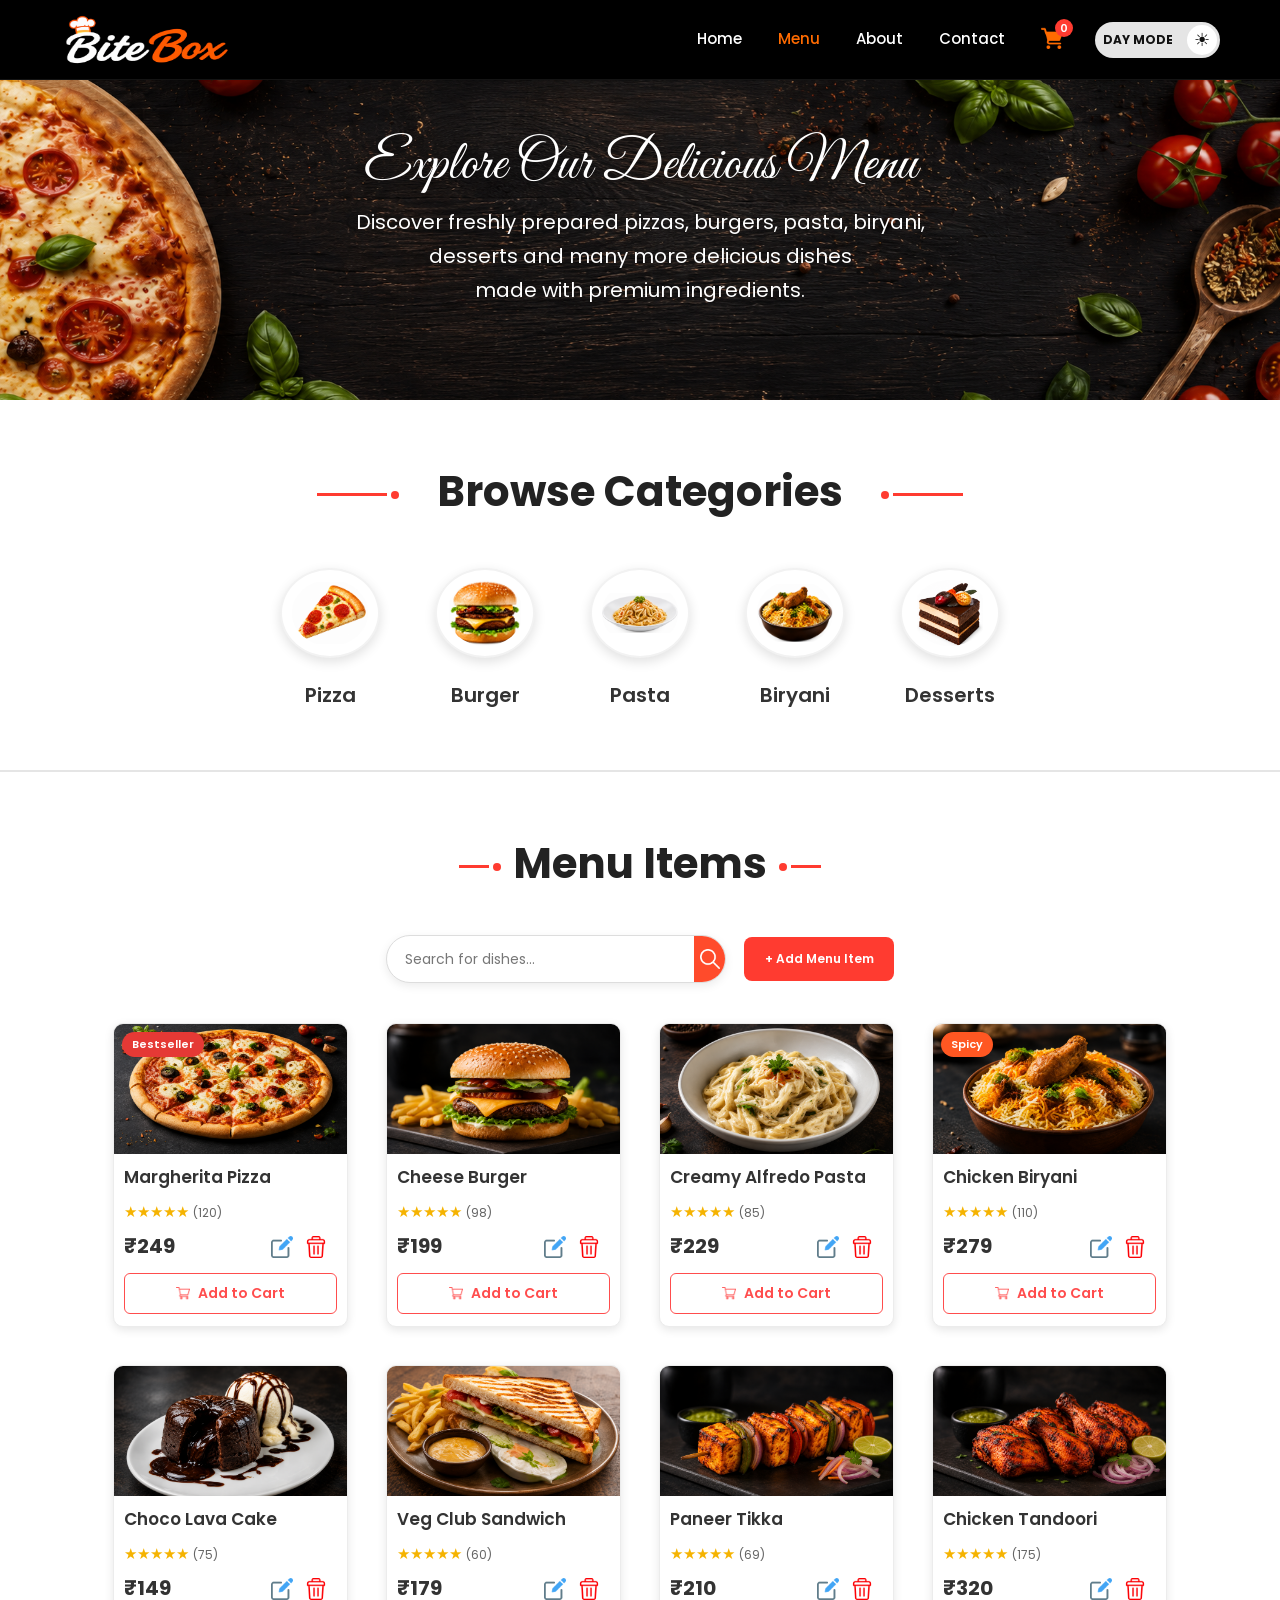
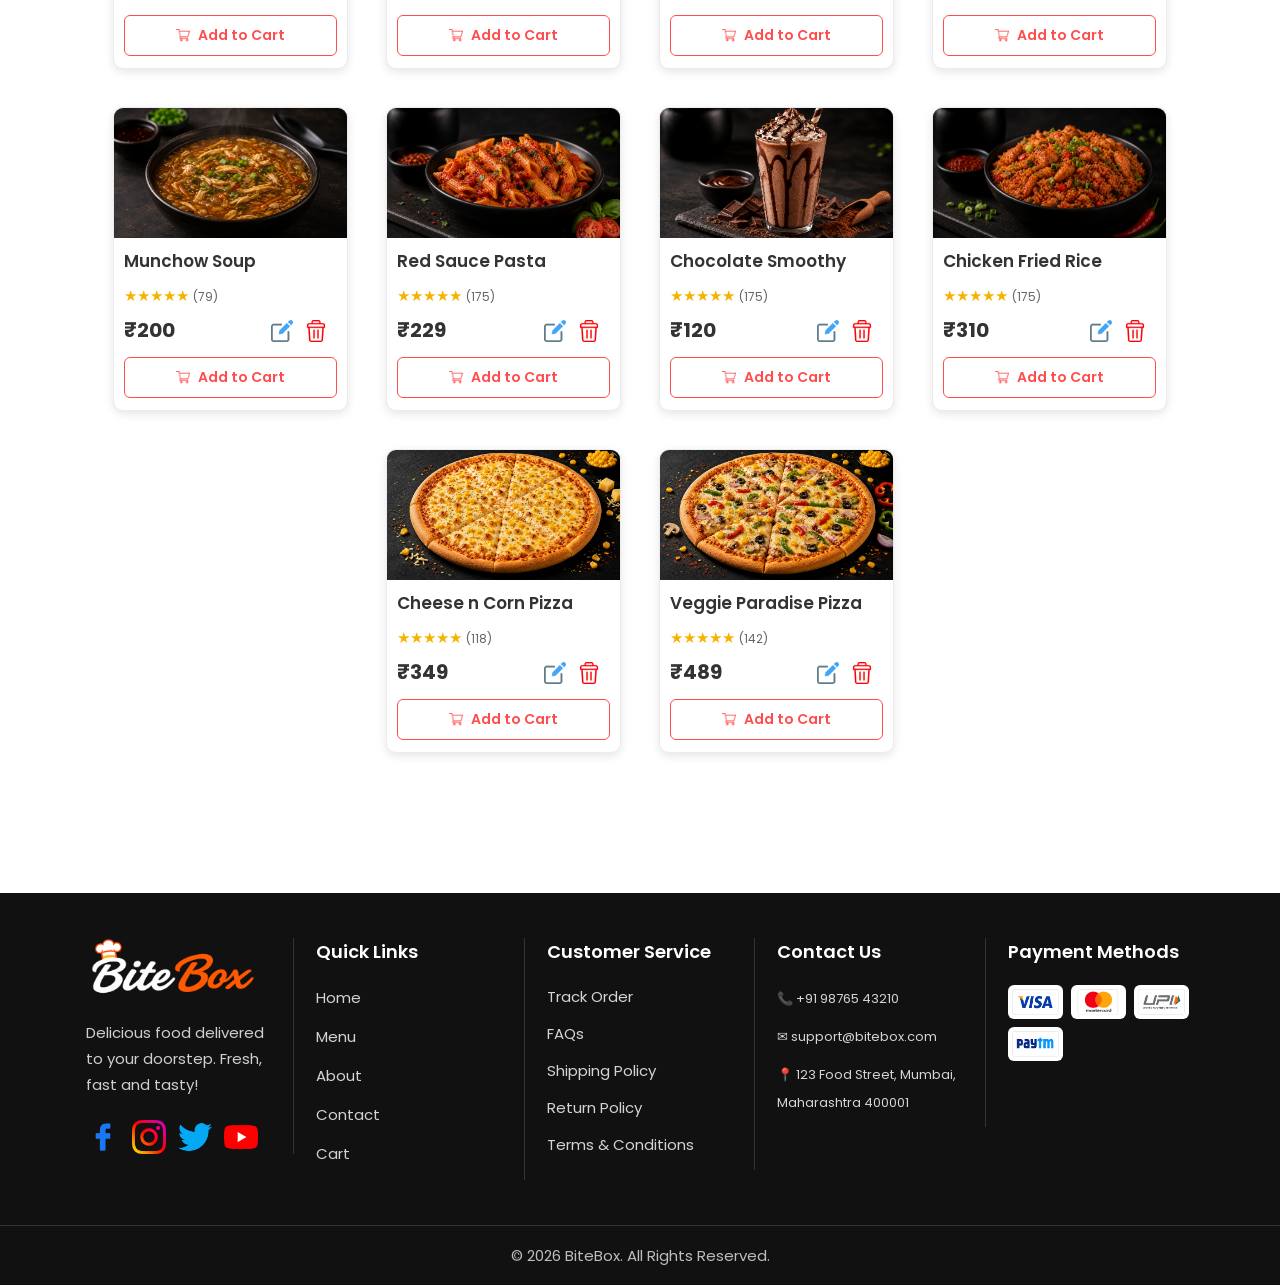
<file: menu.html>
<!DOCTYPE html>
<html lang="en">

<head>
  <meta charset="UTF-8">
  <meta name="viewport" content="width=device-width, initial-scale=1.0">
  <title>Menu - BiteBox</title>
  <link rel="stylesheet" href="css/style.css">
  <link rel="preconnect" href="https://fonts.googleapis.com">
  <link rel="preconnect" href="https://fonts.gstatic.com" crossorigin>
  <link
    href="https://fonts.googleapis.com/css2?family=Great+Vibes&family=Montserrat:wght@400;600;700;800&family=Pacifico&family=Poppins:wght@300;400;500;600;700&display=swap"
    rel="stylesheet">
</head>

<body>
  <header>
    <!--Restaurant Name-->
    <img src="assets/images/logo.png" alt="BiteBox Logo" class="logo">

    <!--Navigation Menu-->
    <nav>
      <a href="index.html"> Home</a>

      <a href="menu.html" class="active">Menu</a>

      <a href="about.html">About</a>

      <a href="contact.html">Contact</a>

      <a href="cart.html" class="cart-icon">
        <span class="cart-wrapper">
          <img src="assets/icons/cart.png" alt="Cart Icon" width="22" height="22">
          <span id="cart-count">0</span>
        </span>
      </a>

      <button type="button" id="theme-toggle" class="theme-toggle">
        <span class="theme-icon">☀</span>
        <span class="theme-text">
          DAY MODE
        </span>
      </button>

    </nav>

  </header>


  <!--Menu hero section-->
  <section id="menu-hero">

    <h1>Explore Our Delicious Menu</h1>

    <p>
      Discover freshly prepared pizzas, burgers, pasta,
      biryani,<br> desserts and many more delicious dishes<br>
      made with premium ingredients.
    </p>

  </section>


  <section id="categories">
    <h2><span></span>Browse Categories<span></span></h2>

    <div>
      <article>
        <img src="assets/icons/pizza-icon.png" alt="Pizza" width="120" height="120">
        <h3>Pizza</h3>
      </article>

      <article>
        <img src="assets/icons/burger-icon.png" alt="Burger" width="120" height="120">
        <h3>Burger</h3>
      </article>

      <article>
        <img src="assets/icons/pasta-icon.png" width="120" height="120">
        <h3>Pasta</h3>
      </article>

      <article>
        <img src="assets/icons/biryani-icon.png" width="120" height="120">
        <h3>Biryani</h3>
      </article>

      <article>
        <img src="assets/icons/cake-icon.png" alt="Desserts" width="120" height="120">
        <h3>Desserts</h3>
      </article>
    </div>
  </section>


  <!-- Menu Items Section -->

  <section id="menu-items">

    <h2>
      <span></span>
      Menu Items
      <span></span>
    </h2>


    <div class="menu-controls">

      <div class="menu-search">

        <input type="text" id="menu-search" placeholder="Search for dishes...">

        <button type="button" id="search-button">
          <img src="assets/icons/search.png" alt="Search" width="20" height="20">
        </button>

      </div>

      <button type="button" id="add-menu-btn">
        + Add Menu Item
      </button>

    </div>


    <!-- Add Menu Item Modal -->

    <div id="menu-modal" class="menu-modal">

      <div class="menu-modal-content">

        <div class="modal-header">

          <h2>Add Menu Item</h2>

        </div>


        <form id="menu-form">

          <div class="form-row">
            <div class="form-group">
              <label for="menu-name"> Menu Item Name </label>
              <input type="text" id="menu-name" placeholder="Enter item name" required>
            </div>


            <div class="form-group">
              <label for="menu-price"> Price (₹) </label>
              <input type="number" id="menu-price" placeholder="Enter price" required>
            </div>

          </div>


          <div class="form-row">
            <div class="form-group">
              <label for="menu-category"> Category </label>
              <input type="text" id="menu-category" placeholder="Enter category" required>
            </div>


            <div class="form-group">
              <label for="menu-rating"> Rating (0 - 5) </label>
              <input type="text" id="menu-rating" placeholder="★★★★★" required>
            </div>

          </div>


          <div class="form-row">
            <div class="form-group">
              <label for="menu-reviews"> Number of Reviews </label>
              <input type="number" id="menu-reviews" placeholder="Enter number of reviews" required>
            </div>


            <div class="form-group">
              <label for="menu-image"> Image URL / Path </label>
              <input type="text" id="menu-image" placeholder="Enter image URL or path" required>
            </div>

          </div>


          <div class="form-actions">
            <button type="button" id="cancel-menu-form"> Cancel </button>
            <button type="submit"> Add Menu Item </button>
          </div>

        </form>
      </div>
    </div>






    <div id="menu-container">

      <!-- Menu Item 1 -->

      <article data-category="pizza">

        <span class="tag">Bestseller</span>

        <img src="assets/images/margherita-pizza.png" alt="Margherita Pizza">

        <h3>Margherita Pizza</h3>

        <p class="rating">
          ★★★★★
          <small>(120)</small>
        </p>

        <p class="price">₹249</p>

        <div class="menu-actions">

          <button type="button" class="update-menu-btn">
            <img src="assets/icons/edit.png">
          </button>

          <button type="button" class="delete-menu-btn">
             <img src="assets/icons/delete.png">
          </button>

        </div>

        <button>
          <img src="assets/icons/cart-button.png" alt="Cart" width="14" height="14">
          Add to Cart
        </button>

      </article>

      <!-- Menu Item 2 -->

      <article data-category="burger">

        <img src="assets/images/cheese-burger.png" alt="Cheese Burger">

        <h3>Cheese Burger</h3>

        <p class="rating">
          &#9733;&#9733;&#9733;&#9733;&#9733;
          <small>(98)</small>
        </p>

        <p class="price">₹199</p>

         <div class="menu-actions">

          <button type="button" class="update-menu-btn">
            <img src="assets/icons/edit.png">
          </button>

          <button type="button" class="delete-menu-btn">
             <img src="assets/icons/delete.png">
          </button>

        </div>

        <button>
          <img src="assets/icons/cart-button.png" alt="Cart" width="14" height="14">
          Add to Cart
        </button>

      </article>

      <!-- Menu Item 3 -->

      <article data-category="pasta">

        <img src="assets/images/alfredo-pasta.png" alt="Creamy Alfredo Pasta">

        <h3>Creamy Alfredo Pasta</h3>

        <p class="rating">
          &#9733;&#9733;&#9733;&#9733;&#9733;
          <small>(85)</small>
        </p>

        <p class="price">₹229</p>

         <div class="menu-actions">

          <button type="button" class="update-menu-btn">
            <img src="assets/icons/edit.png">
          </button>

          <button type="button" class="delete-menu-btn">
             <img src="assets/icons/delete.png">
          </button>

        </div>

        <button>
          <img src="assets/icons/cart-button.png" alt="Cart" width="14" height="14">
          Add to Cart
        </button>

      </article>

      <!-- Menu Item 4 -->

      <article data-category="biryani">

        <span class="tag spicy">Spicy</span>

        <img src="assets/images/chicken-biryani.png" alt="Chicken Biryani">

        <h3>Chicken Biryani</h3>

        <p class="rating">
          &#9733;&#9733;&#9733;&#9733;&#9733;
          <small>(110)</small>
        </p>

        <p class="price">₹279</p>

         <div class="menu-actions">

          <button type="button" class="update-menu-btn">
            <img src="assets/icons/edit.png">
          </button>

          <button type="button" class="delete-menu-btn">
             <img src="assets/icons/delete.png">
          </button>

        </div>

        <button>
          <img src="assets/icons/cart-button.png" alt="Cart" width="14" height="14">
          Add to Cart
        </button>

      </article>

      <!-- Menu Item 5 -->

      <article data-category="desserts">

        <img src="assets/images/choco-lava-cake.png" alt="Choco Lava Cake">

        <h3>Choco Lava Cake</h3>

        <p class="rating">
          &#9733;&#9733;&#9733;&#9733;&#9733;
          <small>(75)</small>
        </p>

        <p class="price">₹149</p>

         <div class="menu-actions">

          <button type="button" class="update-menu-btn">
            <img src="assets/icons/edit.png">
          </button>

          <button type="button" class="delete-menu-btn">
             <img src="assets/icons/delete.png">
          </button>

        </div>

        <button>
          <img src="assets/icons/cart-button.png" alt="Cart" width="14" height="14">
          Add to Cart
        </button>

      </article>

      <!-- Menu Item 6 -->

      <article data-category="sandwich">

        <img src="assets/images/veg-club-sandwich.png" alt="Veg Club Sandwich">

        <h3>Veg Club Sandwich</h3>

        <p class="rating">
          &#9733;&#9733;&#9733;&#9733;&#9733;
          <small>(60)</small>
        </p>

        <p class="price">₹179</p>

         <div class="menu-actions">

          <button type="button" class="update-menu-btn">
            <img src="assets/icons/edit.png">
          </button>

          <button type="button" class="delete-menu-btn">
             <img src="assets/icons/delete.png">
          </button>

        </div>

        <button>
          <img src="assets/icons/cart-button.png" alt="Cart" width="14" height="14">
          Add to Cart
        </button>

      </article>

      <!-- Menu Item 7 -->

      <article data-category="tandoor">

        <img src="assets/images/paneer-tikka.png">

        <h3>Paneer Tikka</h3>

        <p class="rating">
          &#9733;&#9733;&#9733;&#9733;&#9733;
          <small>(69)</small>
        </p>

        <p class="price">₹210</p>

         <div class="menu-actions">

          <button type="button" class="update-menu-btn">
            <img src="assets/icons/edit.png">
          </button>

          <button type="button" class="delete-menu-btn">
             <img src="assets/icons/delete.png">
          </button>

        </div>

        <button>
          <img src="assets/icons/cart-button.png" alt="Cart" width="14" height="14">
          Add to Cart
        </button>

      </article>

      <!-- Menu Item 8 -->

      <article data-category="tandoor">

        <img src="assets/images/tandoori.png">

        <h3>Chicken Tandoori</h3>

        <p class="rating">
          &#9733;&#9733;&#9733;&#9733;&#9733;
          <small>(175)</small>
        </p>

        <p class="price">₹320</p>

         <div class="menu-actions">

          <button type="button" class="update-menu-btn">
            <img src="assets/icons/edit.png">
          </button>

          <button type="button" class="delete-menu-btn">
             <img src="assets/icons/delete.png">
          </button>

        </div>

        <button>
          <img src="assets/icons/cart-button.png" alt="Cart" width="14" height="14">
          Add to Cart
        </button>

      </article>

      <!-- Menu Item 9 -->

      <article data-category="starter">

        <img src="assets/images/soup.png">

        <h3>Munchow Soup</h3>

        <p class="rating">
          &#9733;&#9733;&#9733;&#9733;&#9733;
          <small>(79)</small>
        </p>

        <p class="price">₹200</p>

         <div class="menu-actions">

          <button type="button" class="update-menu-btn">
            <img src="assets/icons/edit.png">
          </button>

          <button type="button" class="delete-menu-btn">
             <img src="assets/icons/delete.png">
          </button>

        </div>

        <button>
          <img src="assets/icons/cart-button.png" alt="Cart" width="14" height="14">
          Add to Cart
        </button>

      </article>

      <!-- Menu Item 9 -->

      <article data-category="pasta">

        <img src="assets/images/red-sauce-pasta.png">

        <h3>Red Sauce Pasta</h3>

        <p class="rating">
          &#9733;&#9733;&#9733;&#9733;&#9733;
          <small>(175)</small>
        </p>

        <p class="price">₹229</p>

         <div class="menu-actions">

          <button type="button" class="update-menu-btn">
            <img src="assets/icons/edit.png">
          </button>

          <button type="button" class="delete-menu-btn">
             <img src="assets/icons/delete.png">
          </button>

        </div>

        <button>
          <img src="assets/icons/cart-button.png" alt="Cart" width="14" height="14">
          Add to Cart
        </button>

      </article>

      <!-- Menu Item 11 -->

      <article data-category="desserts">

        <img src="assets/images/chocolate-smoothy.png">

        <h3>Chocolate Smoothy</h3>

        <p class="rating">
          &#9733;&#9733;&#9733;&#9733;&#9733;
          <small>(175)</small>
        </p>

        <p class="price">₹120</p>

         <div class="menu-actions">

          <button type="button" class="update-menu-btn">
            <img src="assets/icons/edit.png">
          </button>

          <button type="button" class="delete-menu-btn">
             <img src="assets/icons/delete.png">
          </button>

        </div>

        <button>
          <img src="assets/icons/cart-button.png" alt="Cart" width="14" height="14">
          Add to Cart
        </button>

      </article>


      <!-- Menu Item 12 -->

      <article data-category="biryani">

        <img src="assets/images/fried-rice.png">

        <h3>Chicken Fried Rice</h3>


        <p class="rating">
          &#9733;&#9733;&#9733;&#9733;&#9733;
          <small>(175)</small>
        </p>

        <p class="price">₹310</p>

         <div class="menu-actions">

          <button type="button" class="update-menu-btn">
            <img src="assets/icons/edit.png">
          </button>

          <button type="button" class="delete-menu-btn">
             <img src="assets/icons/delete.png">
          </button>

        </div>

        <button>
          <img src="assets/icons/cart-button.png" alt="Cart" width="14" height="14">
          Add to Cart
        </button>

      </article>



      <!-- Menu Item 12 -->

      <article data-category="pizza">

        <img src="assets/images/cheese-n-corn.png">

        <h3>Cheese n Corn Pizza</h3>

        <p class="rating">
          &#9733;&#9733;&#9733;&#9733;&#9733;
          <small>(118)</small>
        </p>

        <p class="price">₹349</p>

         <div class="menu-actions">

          <button type="button" class="update-menu-btn">
            <img src="assets/icons/edit.png">
          </button>

          <button type="button" class="delete-menu-btn">
             <img src="assets/icons/delete.png">
          </button>

        </div>

        <button>
          <img src="assets/icons/cart-button.png" alt="Cart" width="14" height="14">
          Add to Cart
        </button>

      </article>



      <article data-category="pizza">

        <img src="assets/images/veggie-paradise.png">

        <h3>Veggie Paradise Pizza</h3>

        <p class="rating">
          &#9733;&#9733;&#9733;&#9733;&#9733;
          <small>(142)</small>
        </p>

        <p class="price">₹489</p>

         <div class="menu-actions">

          <button type="button" class="update-menu-btn">
            <img src="assets/icons/edit.png">
          </button>

          <button type="button" class="delete-menu-btn">
             <img src="assets/icons/delete.png">
          </button>

        </div>

        <button>
          <img src="assets/icons/cart-button.png" alt="Cart" width="14" height="14">
          Add to Cart
        </button>

      </article>


    </div>

  </section>




  <!-- Footer Logo Section -->
  <footer>
    <div class="footer-container">
      <section>
        <img src="assets/images/logo.png" alt="BiteBox Logo" width="180">
        <p> Delicious food delivered to your doorstep.
          Fresh, fast and tasty!
        </p>

        <div class="footer-socials">

          <a href="#">
            <img src="assets/icons/facebook.png" alt="Facebook" width="35" height="35">
          </a>

          <a href="#">
            <img src="assets/icons/instagram.png" alt="Instagram" width="35" height="35">
          </a>

          <a href="#">
            <img src="assets/icons/twitter.png" alt="Twitter" width="35" height="35">
          </a>

          <a href="#">
            <img src="assets/icons/youtube.png" alt="YouTube" width="35" height="35">
          </a>
        </div>
      </section>



      <!-- Quick Links -->

      <section>
        <h3>Quick Links</h3>
        <ul>
          <li><a href="index.html">Home</a></li>
          <li><a href="menu.html">Menu</a></li>
          <li><a href="about.html">About</a></li>
          <li><a href="contact.html">Contact</a></li>
          <li><a href="cart.html">Cart</a></li>
        </ul>
      </section>



      <!-- Customer Service -->
      <section>
        <h3>Customer Service</h3>
        <ul>
          <li>Track Order</li>
          <li>FAQs</li>
          <li>Shipping Policy</li>
          <li>Return Policy</li>
          <li>Terms & Conditions</li>
        </ul>

      </section>



      <!-- Contact Information -->

      <section>
        <h3>Contact Us</h3>
        <p>📞 +91 98765 43210</p>
        <p>✉ support@bitebox.com</p>
        <p> 📍 123 Food Street, Mumbai, Maharashtra 400001 </p>
      </section>



      <!-- Payment Methods -->

      <section>
        <h3>Payment Methods</h3>
        <div class="payment-icons">
          <img src="assets/images/visa.png" alt="Visa">
          <img src="assets/images/mastercard.png" alt="MasterCard">
          <img src="assets/images/upi.png" alt="UPI">
          <img src="assets/images/paytm.png" alt="Paytm">
        </div>
      </section>
    </div>


    <p> © 2026 BiteBox. All Rights Reserved. </p>

  </footer>

  <script src="js/script.js"></script>
</body>


</html>
</file>
<file: css/style.css>
/* Global Website Styling */

* {
    margin: 0;
    padding: 0;
    box-sizing: border-box;
    font-family: "Poppins", sans-serif;
}




header {
    width: 100%;
    height: 80px;
    padding: 0 60px;
    background: black;
    /* background:#111111; */
    /* background:white; */
    border-bottom: 1px solid rgba(255, 255, 255, .08);

    display: flex;
    justify-content: space-between;
    align-items: center;

    position: sticky;
    top: 0;
    z-index: 1000;
}



.logo {
    width: 170px;
    height: 50px;
}

header nav {
    display: flex;
    align-items: center;
    gap: 28px;

}

header nav a {
    display: flex;
    align-items: center;
    justify-content: center;

    height: 80px;
    padding: 0 4px;

    text-decoration: none;
    color: #ffffff;
    /* color: black; */
    font-size: 15px;
    font-weight: 500;

    border-bottom: 3px solid transparent;
}

.cart-icon img {
    display: block;
    width: 22px;
    height: 22px;
}


.cart-icon:hover img {
    transform: scale(1.1);
}



header nav a:hover {
    color: #ff6b00;
}



/* Active Navigation Link */

nav a.active {
    color: #ff6b00;
}


/* Home Hero Section */

#home-hero {

    background-image: url("../assets/images/home-hero.png");
    background-repeat: no-repeat;
    background-position: center right;
    background-size: cover;
    height: 430px;
    padding: 55px 80px;

}

#home-hero h1 {
    color: white;
    font-family: "Montserrat", sans-serif;
    font-size: 52px;
    font-weight: 800;
    line-height: 58px;
    width: 650px;
    margin-bottom: 20px;
}

#home-hero h1 span {
    color: #F5A300;
}


/* Home Hero Description */

#home-hero p {
    color: white;
    font-size: 18px;
    line-height: 28px;
    width: 420px;
    margin-bottom: 35px;
}




/* Hero Buttons */

.hero-buttons {
    margin-top: 25px;

}

.hero-buttons a {
    display: inline-block;
    min-width: 180px;
    padding: 15px 30px;
    text-align: center;
    text-decoration: none;
    font-size: 18px;
    font-weight: 600;
    border-radius: 6px;
    transition: 0.3s;

}

.order-btn {
    background-color: #F44336;
    color: white;
    margin-right: 0;
    width: 250px;
    border: 2px solid white;
}

.menu-btn {
    background-color: transparent;
    color: white;
    border: 2px solid white;
    width: 250px;
    margin-left: 20px;
}

.order-btn:hover {
    background-color: #D32F2F;

}

.menu-btn:hover {
    background-color: white;
    color: #222;

}


/*--------------------------------- Why Choose BiteBox Section ---------------------------------*/

/* Why Choose BiteBox Section */

#features {
    background-color: #ffffff;
    padding: 45px 25px;
    display: flex;
    flex-wrap: wrap;
    justify-content: center;
}

/* Section Heading */

#features h2 {
    width: 100%;
    text-align: center;
    font-size: 42px;
    font-weight: 700;
    color: #222222;
    margin-bottom: 40px;
    position: relative;
}

#features h2::after {
    content: "";
    display: block;
    width: 70px;
    height: 3px;
    background-color: #ff6b00;
    margin: 10px auto 0;
}

/* Feature Card */

#features article {
    width: 300px;
    padding: 0 15px;
    display: flex;
    align-items: center;
    border-right: 1px solid #e5e5e5;
}

#features article:last-child {
    border-right: none;
}

/* Feature Icon */

#features article img {
    width: 55px;
    height: 55px;
    margin-right: 20px;
    flex-shrink: 0;
}

/* Feature Content */

#features article div {
    flex: 1;
}

/* Feature Title */

#features article h3 {
    font-size: 18px;
    font-weight: 700;
    color: #000000;
    margin-bottom: 6px;
}

/* Feature Description */

#features article p {
    font-size: 16px;
    color: #3a3939;
    line-height: 21px;
    margin: 0;
}


/*--------------------------------- Popular Dishes Section ---------------------------------*/

/* Popular Dishes Section */

#popular-dishes {
    background-color: #ffffff;
    padding: 60px 30px;
    display: flex;
    flex-wrap: wrap;
    justify-content: center;
    gap: 18px;
}

/* Section Heading */

#popular-dishes h2 {
    width: 100%;
    text-align: center;
    font-size: 42px;
    font-weight: 700;
    color: #222222;
    margin-bottom: 22px;
    position: relative;
}

#popular-dishes h2::after {
    content: "";
    display: block;
    width: 70px;
    height: 3px;
    background-color: #ff6b00;
    margin: 10px auto 0;
}

/* Dish Card */

#popular-dishes article {
    width: 225px;
    background-color: #ffffff;
    border-radius: 14px;
    overflow: hidden;
    box-shadow: 0 3px 12px rgba(0, 0, 0, 0.12);
}

/* Food Image */

#popular-dishes article img {
    width: 100%;
    height: 135px;
    object-fit: cover;
    display: block;
}

/* Dish Name */

#popular-dishes article h3 {
    font-size: 18px;
    font-weight: 700;
    color: #222222;
    margin: 10px 12px 6px;
}

/* Rating & Price */

#popular-dishes .details {
    display: flex;
    justify-content: space-between;
    align-items: center;
    padding: 0 12px 10px;
}

/* Ratings */

#popular-dishes .ratings {
    color: #f5b301;
    font-size: 18px;
    font-weight: 600;
    margin: 0;
}

/* Review Count */

#popular-dishes .ratings small {
    color: #666666;
    font-size: 12px;
}

/* Price */

#popular-dishes .price {
    color: #f44336;
    font-size: 20px;
    font-weight: 700;
    margin: 0;
}

/* Hover Effect */

#popular-dishes article:hover {
    box-shadow: 0 8px 22px rgba(0, 0, 0, 0.18);
}



/*--------------------------------- Today's Special Offer Section ---------------------------------*/

#offer {
    width: 95%;
    height: 250px;
    margin: 40px auto;
    padding: 28px 55px;
    box-sizing: border-box;
    background-image: url("../assets/images/offer-banner.png");
    background-repeat: no-repeat;
    background-size: 100% 100%;
    background-position: center;
    border-radius: 20px;
}

/* Offer Content */

.offer-content {
    width: 38%;
}

/* Heading */

.offer-content h2 {
    font-size: 34px;
    font-weight: 800;
    color: #ffffff;
    line-height: 1.15;
    margin-bottom: 15px;
}

.offer-content h2 span {
    background: linear-gradient(180deg, #ffffff 0%, #fff9d8 25%, #ffe47a 55%, #ffc107 80%, #ff9800 100%);
    -webkit-background-clip: text;
    -webkit-text-fill-color: transparent;
    background-clip: text;
}

/* Description */

.offer-content p {
    font-size: 18px;
    color: #ffffff;
    line-height: 1.5;
    margin-bottom: 10px;
}

.offer-content strong {
    color: #ffb400;
}

/* Button */

.offer-content a {
    display: inline-block;
    margin-top: 8px;
    padding: 12px 32px;
    background: #ff3b30;
    color: #ffffff;
    text-decoration: none;
    font-size: 17px;
    font-weight: 600;
    border-radius: 8px;
    width: 200px;
    text-align: center;
}

.offer-content a:hover {
    background-color: #D32F2F;
}


/*--------------------------------- Customer Reviews Section ---------------------------------*/

#reviews {
    background: #ffffff;
    padding: 20px 30px 40px;
    display: flex;
    flex-wrap: wrap;
    justify-content: center;
    gap: 22px;
}

/* Section Heading */

#reviews h2 {
    width: 100%;
    text-align: center;
    font-size: 42px;
    font-weight: 700;
    color: #222222;
    margin-bottom: 30px;
    position: relative;
}

#reviews h2::after {
    content: "";
    display: block;
    width: 70px;
    height: 3px;
    background: #ff6b00;
    margin: 10px auto 0;
}

/* Review Card */

#reviews article {
    width: 330px;
    background: #ffffff;
    padding: 25px 20px 18px;
    border-radius: 12px;
    box-shadow: 0 3px 12px rgba(0, 0, 0, 0.12);
    position: relative;
}

/* Quote Icon */

#reviews article::before {
    content: "❝";
    position: absolute;
    top: -14px;
    left: 18px;
    font-size: 42px;
    color: #ff3b30;
    background: #ffffff;
    line-height: 1;
    padding: 0 4px;
}

/* Review Text */

#reviews article>p {
    font-size: 15px;
    color: #444444;
    line-height: 22px;
    margin: 0 0 14px;
}

/* Customer Section */

#reviews .customer {
    display: flex;
    align-items: center;
}

/* Customer Image */

#reviews .customer img {
    width: 46px;
    height: 46px;
    border-radius: 50%;
    object-fit: cover;
    margin-right: 10px;
}

/* Customer Name */

#reviews .customer h3 {
    font-size: 17px;
    font-weight: 700;
    color: #222222;
    margin: 0 0 4px;
}

/* Rating */

#reviews .customer span {
    color: #f5b301;
    font-size: 16px;
}

/* Hover Effect */

#reviews article:hover {
    box-shadow: 0 8px 20px rgba(0, 0, 0, 0.18);
}


/*--------------------------------- Newsletter Section ---------------------------------*/

/* Newsletter Section */

#newsletter {
    width: 100%;
    /* margin:10px 0 0; */
    margin-top: 50px;
    margin-bottom: 0px;
    padding: 10px 65px;
    background: linear-gradient(to right, #f44336, #e53935, #d32f2f);
    display: flex;
    justify-content: space-between;
    align-items: center;
    box-sizing: border-box;
}

/* Left Content */

.newsletter-content {
    display: flex;
    align-items: center;
    gap: 30px;
}

/* Mail Icon */

.newsletter-content img {
    width: 55px;
    height: 55px;
    background: #ffffff;
    border-radius: 50%;
    padding: 8px;
}

/* Heading */

.newsletter-content h2 {
    font-size: 28px;
    font-weight: 700;
    color: #ffffff;
    margin-bottom: 2px;
    line-height: 1.1;
}

/* Description */

.newsletter-content p {
    font-size: 15px;
    color: #ffeaea;
    line-height: 20px;
    margin: 0;
}

/* Newsletter Form */

.newsletter-form {
    display: flex;
    align-items: center;
}

/* Email Input */

.newsletter-form input {
    width: 300px;
    height: 38px;
    border: none;
    outline: none;
    padding: 0 14px;
    font-size: 14px;
    border-radius: 4px 0 0 4px;
}

/* Subscribe Button */

.newsletter-form button {
    height: 38px;
    padding: 0 24px;
    border: none;
    background: #111111;
    color: #ffffff;
    font-size: 14px;
    font-weight: 600;
    cursor: pointer;
    border-radius: 0 4px 4px 0;
}

/* Newsletter Image */

.newsletter-image img {
    width: 140px;
    height: auto;
    display: block;
}

/* Hover Effect */

.newsletter-form button:hover {
    background: #000000;
}


/*---------------------------------Menu page CSS ---------------------------------------*/

/*Menu hero bckground */
#menu-hero {
    background-image: url("../assets/images/menu-hero.png");
    background-repeat: no-repeat;
    background-position: center;
    background-size: cover;
    height: 320px;
    padding: 50px 80px;
    text-align: center;
    padding-top: 55px;
}


#menu-hero h1 {

    font-family: "Great Vibes", cursive;
    font-size: 56px;
    line-height: 60px;
    font-weight: 400;
    color: white;
    text-align: center;
    text-shadow: 2px 2px 8px rgba(0, 0, 0, 0.5);
    margin-bottom: 10px;

}

/* Menu Hero Description */

#menu-hero p {

    color: white;
    font-size: 20px;
    line-height: 34px;
    width: 700px;
    text-align: center;
    margin: 0 auto 35px;

}

/*--------------------------------- Browse Categories Section ---------------------------------*/

/* Browse Categories Section */

#categories {
    background-color: #ffffff;
    padding: 60px 30px;
    text-align: center;
    border-bottom: 2px solid #e5e5e5;
}

/* Section Heading */

#categories h2 {
    font-size: 42px;
    font-weight: 700;
    color: #222222;
    margin-bottom: 45px;
}

#categories h2 span {
    display: inline-block;
    width: 70px;
    height: 3px;
    background: #ff3b30;
    vertical-align: middle;
    margin: 10px 50px;
    position: relative;
}

#categories h2 span::before {
    content: "";
    width: 8px;
    height: 8px;
    background: #ff3b30;
    border-radius: 50%;
    position: absolute;
    top: -2px;
}

#categories h2 span:first-child::before {
    right: -12px;
}

#categories h2 span:last-child::before {
    left: -12px;
}

/* Categories Container */

#categories div {
    display: flex;
    justify-content: center;
    align-items: flex-start;
    flex-wrap: wrap;
    gap: 55px;
}

/* Category Item */

#categories article {
    text-align: center;
}

/* Category Icon */

#categories article img {
    width: 100px;
    height: 90px;
    padding: 10px;
    background: #ffffff;
    border: 2px solid #f2f2f2;
    border-radius: 50%;
    object-fit: contain;
    box-shadow: 0 4px 12px rgba(0, 0, 0, 0.12);
    margin-bottom: 15px;
}

/* Category Name */

#categories article h3 {
    font-size: 20px;
    font-weight: 600;
    color: #333333;
}

/* Hover Effect */

#categories article img:hover {
    box-shadow: 0 8px 18px rgba(0, 0, 0, 0.18);
}


/*--------------------------------- Menu Items Section ---------------------------------*/

/* Menu Items Section */

#menu-items {
    background: #ffffff;
    padding: 60px 25px;
    text-align: center;
}

/* Section Heading */

#menu-items h2 {
    font-size: 42px;
    font-weight: 700;
    color: #222222;
    margin-bottom: 40px;
}

#menu-items h2 span {
    display: inline-block;
    width: 30px;
    height: 3px;
    background: #ff3b30;
    margin: 0 15px;
    position: relative;
    vertical-align: middle;
}

#menu-items h2 span::before {
    content: "";
    width: 8px;
    height: 8px;
    background: #ff3b30;
    border-radius: 50%;
    position: absolute;
    top: -2px;
}

#menu-items h2 span:first-child::before {
    right: -12px;
}

#menu-items h2 span:last-child::before {
    left: -12px;
}

/* Menu Items Container */

#menu-items>div {
    display: flex;
    justify-content: center;
    flex-wrap: wrap;
    gap: 18px;
}

/* Menu Item Card */

#menu-items article {
    width: 235px;
    background: #ffffff;
    border: 1px solid #ececec;
    border-radius: 10px;
    overflow: hidden;
    box-shadow: 0 3px 10px rgba(0, 0, 0, 0.10);
    text-align: left;
    position: relative;
    margin: 10px;
}

/* Badge */

.tag {
    position: absolute;
    top: 8px;
    left: 8px;
    background: #e53935;
    color: #ffffff;
    padding: 4px 10px;
    font-size: 11px;
    font-weight: 600;
    border-radius: 20px;
}

.spicy {
    background: #ff5722;
}

/* Food Image */

#menu-items article img {
    width: 100%;
    height: 130px;
    object-fit: cover;
    display: block;
}

/* Food Name */

#menu-items article h3 {
    font-size: 17px;
    font-weight: 600;
    color: #333333;
    margin: 10px;
}

/* Rating */

.rating {
    margin: 0 10px 8px;
    color: #f5b301;
    font-size: 15px;
}

.rating small {
    color: #666666;
    font-size: 12px;
}

/* Price */

.price {
    margin: 0 10px 12px;
    font-size: 20px;
    font-weight: 700;
    color: #333333;
}

/* Add to Cart Button */

#menu-items article button {
    width: calc(100% - 20px);
    margin: 0 10px 12px;
    padding: 9px 0;
    background: #ffffff;
    color: #ff4d4d;
    border: 1px solid #ff4d4d;
    border-radius: 6px;
    cursor: pointer;

    display: flex;
    justify-content: center;
    align-items: center;
    gap: 8px;

    font-size: 14px;
    font-weight: 600;
}

#menu-items article button img {
    width: 14px;
    height: 14px;
}

/* Hover Effect */

#menu-items article:hover {
    box-shadow: 0 8px 18px rgba(0, 0, 0, 0.18);
}






/*---------------------------------Contact page CSS ---------------------------------------*/
/* Contact Hero Section */

#contact-hero {
    background-image: url("../assets/images/contact-hero.png");

    background-repeat: no-repeat;

    background-position: 100% 85%;

    background-size: cover;

    height: 320px;

    padding: 60px 80px;

    text-align: left;
}


/* Contact Hero Heading */

#contact-hero h2 {

    color: #ffffff;
    font-size: 52px;
    font-weight: 700;
    margin-bottom: 10px;

}

/* Highlight 'Us' */

#contact-hero h2 span {

    color: #ff6b00;

}

/* Contact Hero Subtitle */

#contact-hero h3 {

    color: #ffffff;
    font-size: 19px;
    font-weight: 500;
    margin-bottom: 20px;

}

/* Contact Hero Decorative Line */

#contact-hero hr {

    width: 70px;
    height: 4px;
    background-color: #ff6b00;
    border: none;
    border-radius: 10px;
    margin-bottom: 25px;

}

/* Contact Hero Description */

#contact-hero p {

    color: #ffffff;
    font-size: 18px;
    line-height: 30px;
    width: 460px;

}


/*--------------------------------- Contact Information Section ---------------------------------*/

/* Section */

#contact-info {
    background: #ffffff;
    /* padding:80px 60px; */
    padding-top: 60px;
    ;
}

/* Section Title */

#contact-info .section-title {
    text-align: center;
    margin-bottom: 50px;
}

/* Small Heading */

#contact-info .section-title h4 {
    color: #ff6b00;
    font-size: 24px;
    font-family: "Allura", cursive;
    font-weight: 400;
    margin-bottom: 6px;
    position: relative;
    display: inline-block;
}

#contact-info .section-title h4::before,
#contact-info .section-title h4::after {
    content: "";
    width: 55px;
    height: 2px;
    background: #ff6b00;
    position: absolute;
    top: 50%;
}

#contact-info .section-title h4::before {
    right: 105%;
}

#contact-info .section-title h4::after {
    left: 105%;
}

/* Main Heading */

#contact-info .section-title h2 {
    font-size: 44px;
    font-weight: 700;
    color: #222222;
}

/* Cards Container */

.contact-container {
    display: flex;
    justify-content: center;
    gap: 28px;
}

/* Contact Card */

.contact-container article {
    width: 280px;
    background: #ffffff;
    text-align: center;
    padding: 35px 25px;
    border-radius: 14px;
    box-shadow: 0 5px 18px rgba(0, 0, 0, .10);
    height: 300px;
}

/* Main Icons */

.contact-container article>img:first-child {
    width: 70px;
    height: 70px;
    background: #fff2e8;
    padding: 18px;
    box-sizing: border-box;
    border-radius: 50%;
    margin-bottom: 20px;
}

/* Card Heading */

.contact-container article h3 {
    font-size: 20px;
    color: #222222;
    margin-bottom: 15px;
}

/* Card Details */

.contact-container article p {
    font-size: 15px;
    color: #555555;
    line-height: 28px;
    margin: 0;
}

/* Social Icons */

.contact-container article a {
    text-decoration: none;
    margin: 0 5px;
    display: inline-block;
}

.contact-container article a img {
    width: 30px;
    height: 30px;
    margin-top: 8px;
}

/* Card Hover */

.contact-container article:hover {
    box-shadow: 0 10px 25px rgba(0, 0, 0, .15);
}








/*================ Contact Details Section =================*/

#contact-details {
    width: 95%;
    /* margin:60px auto; */
    margin-top: 60px;
    margin-left: 30px;
    background: #fff8f4;
    padding: 30px;
    border-radius: 18px;
    display: flex;
    justify-content: space-between;
    align-items: stretch;
    gap: 35px;
    box-sizing: border-box;
}

/*================ Left Column =================*/

.left-column {
    width: 40%;
    display: flex;
    flex-direction: column;
}

/* Business Hours Card */

.business-card {
    /* background:#ffffff; */
    padding: 22px;
    border-radius: 14px;
    /* box-shadow:0 4px 12px rgba(0,0,0,.08); */
}

/* Heading */

.business-card h2 {
    font-size: 30px;
    font-weight: 700;
    color: #222222;
    margin-bottom: 10px;
}

/* Orange Line */

.business-card hr {
    width: 55px;
    height: 3px;
    background: #ff6b00;
    border: none;
    margin-bottom: 20px;
}

/* Content */

.business-content {
    display: flex;
    gap: 18px;
    align-items: flex-start;
}

/* Clock Icon */

.business-content img {
    width: 48px;
    height: 48px;
    margin-top: 5px;
}

/* Table */

.business-card table {
    width: 100%;
    border-collapse: collapse;
}

.business-card td {
    padding: 10px 0;
    font-size: 14px;
    color: #555555;
}

.business-card td:last-child {
    text-align: right;
    font-weight: 600;
    color: #222222;
}

/*================ Event Card =================*/

.event-card {
    margin-top: 15px;
    background: #fff4ee;
    border-radius: 14px;
    padding: 18px;
    display: flex;
    align-items: center;
    gap: 18px;
    flex: 1;
    border-style: solid;
    border-color: white;
}

/* Event Icon */

.event-card img {
    width: 58px;
    height: 58px;
    background: white;
    padding: 14px;
    border-radius: 50%;
    box-sizing: border-box;
    flex-shrink: 0;
}

/* Event Heading */

.event-card h3 {
    font-size: 22px;
    color: #222222;
    margin-bottom: 8px;
}

/* Event Text */

.event-card p {
    font-size: 14px;
    color: #666666;
    line-height: 22px;
    margin-bottom: 15px;
}

/* Button */

.event-card a {
    display: inline-block;
    background: #ff6b00;
    color: #ffffff;
    text-decoration: none;
    padding: 10px 24px;
    border-radius: 30px;
    font-size: 14px;
    font-weight: 600;
}

/*================ Right Column =================*/

.right-column {
    width: 66%;
    /* background:#ffffff; */
    padding: 22px;
    border-radius: 14px;
    /* box-shadow:0 4px 12px rgba(0,0,0,.08); */
}

/* Heading */

.right-column h2 {
    font-size: 30px;
    font-weight: 700;
    color: #222222;
    margin-bottom: 10px;
}

/* Orange Line */

.right-column hr {
    width: 55px;
    height: 3px;
    background: #ff6b00;
    border: none;
    margin-bottom: 20px;
}

/*================ Form =================*/

.form-row {
    display: flex;
    gap: 20px;
    margin-bottom: 15px;
}

.form-row input {
    width: 50%;
    height: 50px;
    padding: 0 14px;
    border: 1px solid #e5e5e5;
    border-radius: 5px;
    font-size: 14px;
    font-family: Poppins, sans-serif;
    box-sizing: border-box;
    outline: none;
}

/* Textarea */

textarea {
    width: 100%;
    height: 120px;
    padding: 14px;
    border: 1px solid #e5e5e5;
    border-radius: 5px;
    resize: none;
    margin-bottom: 15px;
    font-size: 14px;
    font-family: Poppins, sans-serif;
    box-sizing: border-box;
    outline: none;
}

/* Focus */

.form-row input:focus,
textarea:focus {
    border-color: #ff6b00;
}

/* Button */

.contact-form-button {
    width: 100%;
    height: 42px;
    background: #ff6b00;
    color: #ffffff;
    border: none;
    border-radius: 5px;
    font-size: 14px;
    font-weight: 600;
    font-family: Poppins, sans-serif;
    cursor: pointer;
}

/* Hover Effects */

.event-card a:hover,
.contact-form-button:hover {
    background: #e65c00;
}


/*========================================= Restaurant Location Section===================================*/


#google-map {
    background: #ffffff;
    padding: 100px 50px 70px;
}


#google-map .section-title {
    text-align: center;
    margin-bottom: 30px;
}

#google-map .section-title h4 {
    color: #ff6b00;
    font-size: 28px;
    font-family: "Allura", cursive;
    font-weight: 400;
    display: inline-block;
    position: relative;
    margin-bottom: 8px;
}

#google-map .section-title h4::before,
#google-map .section-title h4::after {
    content: "";
    width: 55px;
    height: 2px;
    background: #ff6b00;
    position: absolute;
    top: 50%;
}

#google-map .section-title h4::before {
    right: 110%;
}

#google-map .section-title h4::after {
    left: 110%;
}

#google-map .section-title h2 {
    font-size: 40px;
    color: #222222;
    margin-bottom: 12px;
}

#google-map .section-title p {
    font-size: 15px;
    color: #666666;
    line-height: 24px;
    max-width: 650px;
    margin: auto;
}


#google-map iframe {
    width: 100%;
    height: 380px;
    display: block;
    border: none;
    border-radius: 16px;
    overflow: hidden;
    box-shadow: 0 8px 20px rgba(0, 0, 0, .12);
}










/*---------------------------------about page CSS ---------------------------------------*/
/* About Hero Section */

#about-hero {

    background-image: url("../assets/images/about-hero.png");

    background-repeat: no-repeat;

    background-position: right center;

    background-size: cover;

    height: 320px;

    padding: 45px 200px;

    text-align: center;

}

/* About Hero Content */

#about-hero .hero-content {

    width: 400px;
    text-align: left;

}



/* About Hero Heading */

#about-hero h2 {

    color: #ffffff;

    font-family: "Montserrat", sans-serif;

    font-size: 72px;

    font-weight: 700;

    line-height: 54px;

    margin-bottom: 10px;

}



/* About Highlight */

#about-hero h2 span {

    font-family: "Allura", cursive;

    color: #ff6b00;

    font-size: 62px;

    font-weight: 400;

}



/* About Hero Subtitle */

#about-hero p {

    color: #ffffff;

    font-size: 22px;

    font-weight: 400;

    margin-bottom: 18px;

}

/* Decorative Line */

#about-hero hr {

    width: 45px;

    height: 3px;

    background-color: #ff6b00;

    border: none;

    border-radius: 20px;

}

/*--------------------------------- Our Story Section ---------------------------------*/

#story {
    background: #ffffff;
    padding: 80px 70px;
}

/* Layout */

#story>article {
    display: flex;
    justify-content: center;
    align-items: center;
    gap: 70px;
    margin-left: 10px;
}

/* Restaurant Image */

#story>article>img {
    width: 500px;
    border-radius: 16px;
    box-shadow: 0 8px 20px rgba(0, 0, 0, .12);
}

/* Right Content */

.story-content {
    width: 520px;
}

/* Small Heading */

.story-content small {
    color: #ff6b35;
    font-size: 30px;
    font-weight: 800;
    font-family: "Allura", cursive;
}

/* Main Heading */

.story-content h2 {
    font-size: 40px;
    color: #222;
    line-height: 58px;
    margin: 8px 0 20px;
}

.story-content h2 span {
    color: #ff6b35;
    font-family: "Allura", cursive;
    font-size: 56px;
    font-weight: 400;
}

/* Paragraph */

.story-content p {
    color: #666;
    font-size: 16px;
    line-height: 30px;
    margin-bottom: 18px;
}

/* Feature Section */

.story-features {
    display: flex;
    justify-content: space-between;
    margin-top: 35px;
}

/* Feature */

.story-features article {
    display: flex;
    align-items: center;
    gap: 12px;
}

/* Circular Icon */

.feature-icon {
    width: 58px;
    height: 58px;
    border-radius: 50%;
    background: #fff2ea;
    display: flex;
    justify-content: center;
    align-items: center;
}

.feature-icon img {
    width: 26px;
    height: 26px;
}

/* Feature Heading */

.story-features h4 {
    font-size: 15px;
    color: #222;
    margin-bottom: 2px;
}

/* Feature Text */

.story-features article p {
    margin: 0;
    font-size: 14px;
    color: #555;
    line-height: 20px;
}



/* Vision and mission*/
/* Section */

#mission-vision {
    background: #ffffff;
    padding: 0px 80px;
}

/* Section Heading */

#mission-vision>h2 {
    text-align: center;
    font-size: 42px;
    font-weight: 700;
    color: #222222;
    margin-bottom: 50px;
    position: relative;
}

#mission-vision>h2::after {
    content: "";
    display: block;
    width: 70px;
    height: 3px;
    background: #ff6b00;
    margin: 12px auto 0;
}

/* Cards Container */

#mission-vision>div {
    display: flex;
    justify-content: center;
}

/* Card */

#mission-vision article {
    flex: 1;
    display: flex;
    align-items: center;
    gap: 22px;

    background: #fff9f4;
    padding: 35px;

    border: 1px solid #ffe5d2;
}

#mission-vision article:first-child {
    border-radius: 15px 0 0 15px;
    border-right: none;
}

#mission-vision article:last-child {
    border-radius: 0 15px 15px 0;
}

/* Divider */

#mission-vision article:last-child {
    border-left: 1px solid #ffd8bf;
}

/* Icon */

#mission-vision article img {
    width: 65px;
    height: 65px;
    background: #fff1e6;
    border-radius: 50%;
    padding: 15px;
    box-sizing: border-box;
}

/* Card Heading */

#mission-vision article h3 {
    font-size: 24px;
    color: #222222;
    margin-bottom: 10px;
}

/* Description */

#mission-vision article p {
    color: #555555;
    font-size: 16px;
    line-height: 28px;
}


/*--------------------------------- Meet Our Chefs ---------------------------------*/

/* Section */

#chefs {
    background: #ffffff;
    padding: 80px 70px;
    text-align: center;
}

/* Small Heading */

#chefs>small {
    display: block;
    font-family: "Allura", cursive;
    font-size: 44px;
    color: #ff6b00;
    margin-bottom: 5px;
    font-weight: 400;
}

/* Main Heading */

#chefs>h2 {
    font-size: 42px;
    color: #222222;
    font-weight: 700;
    margin-bottom: 50px;
}

#chefs>h2 span {
    color: #ff6b00;
    font-family: "Allura", cursive;
    font-size: 52px;
    font-weight: 500;
}

/* Cards Container */

#chefs>div {
    display: flex;
    justify-content: center;
    gap: 30px;
}

/* Chef Card */

#chefs article {
    width: 340px;
    background: #ffffff;
    border-radius: 15px;
    overflow: hidden;
    box-shadow: 0 5px 18px rgba(0, 0, 0, .12);
    padding-bottom: 25px;
}

/* Chef Image */

#chefs article>img {
    width: 100%;
    height: 260px;
    object-fit: cover;
    display: block;
}

/* Chef Name */

#chefs article h3 {
    font-size: 24px;
    color: #222222;
    margin: 18px 0 6px;
}

/* Designation */

#chefs article h4 {
    font-size: 16px;
    color: #ff6b00;
    margin-bottom: 15px;
}

/* Description */

#chefs article p {
    color: #666666;
    font-size: 15px;
    line-height: 24px;
    padding: 0 25px;
    margin-bottom: 22px;
}

/* Social Icons */

.chef-social {
    display: flex;
    justify-content: center;
    gap: 18px;
}

/* Icons */

.chef-social img {
    width: 20px;
    height: 20px;
}

/*--------------------------------- Restaurant Statistics ---------------------------------*/

/* Section */

#statistics {
    background: #ffffff;
    padding: 0px 70px;
}

/* Heading */

#statistics>h2 {
    text-align: center;
    font-size: 42px;
    font-weight: 700;
    color: #222222;
    margin-bottom: 50px;
    position: relative;
}

#statistics>h2::after {
    content: "";
    display: block;
    width: 70px;
    height: 3px;
    background: #ff6b00;
    margin: 12px auto 0;
}

/* Statistics Container */

#statistics>div {
    display: flex;
    justify-content: center;

    background: #1d1b1a;

    border-radius: 16px;

    overflow: hidden;
}

/* Statistic Card */

#statistics article {
    flex: 1;
    text-align: center;
    padding: 35px 20px;
    border-right: 1px solid rgba(255, 255, 255, .15);
}

#statistics article:last-child {
    border-right: none;
}

/* Icon */

#statistics article img {
    width: 42px;
    height: 42px;
    margin-bottom: 15px;
}

/* Number */

#statistics article h3 {
    font-size: 38px;
    color: #ffffff;
    font-weight: 700;
    margin-bottom: 8px;
}

/* Text */

#statistics article p {
    font-size: 16px;
    color: #d0d0d0;
    margin: 0;
}

/*---------------------------------Cart page CSS ---------------------------------------*/

/* Cart Hero Section */

#cart-hero {

    background-image:
        linear-gradient(rgba(0, 0, 0, 0.55), rgba(0, 0, 0, 0.55)),
        url("../assets/images/cart-hero.png");

    background-repeat: no-repeat;

    background-position: center;

    background-size: cover;

    height: 320px;

    padding: 35px 80px;

    text-align: center;

}


/* Cart Hero Heading */

#cart-hero h1 {

    color: #ffffff;

    font-family: "Lobster", cursive;

    font-size: 58px;

    font-weight: 400;

    text-shadow: 2px 2px 8px rgba(0, 0, 0, 0.5);

    margin-bottom: 20px;

}

.divider {
    text-align: center;
    margin-bottom: 25px;
}


.divider hr {
    display: inline-block;
    width: 120px;
    height: 3px;
    background-color: #ff6b00;
    border: none;
    border-radius: 20px;
    vertical-align: middle;
}


.divider img {
    width: 34px;
    height: 34px;
    margin: 0 15px;
    display: inline-block;
    vertical-align: middle;
}

/* Cart Hero Description */

#cart-hero p {

    color: #ffffff;
    font-size: 16px;
    line-height: 30px;
    width: 720px;
    margin: 0 auto;

}




#cart-details {
    width: 92%;
    margin: 60px auto 30px;
    display: flex;
    justify-content: space-between;
    align-items: flex-start;
    gap: 30px;
}



#shopping-cart {
    width: 65%;
    background: #ffffff;
    border: 1px solid #ececec;
    border-radius: 14px;
    overflow: hidden;
    /* box-shadow:0 5px 18px rgba(0,0,0,.08); */
}

#shopping-cart table {
    width: 100%;
    border-collapse: collapse;
}

#shopping-cart thead {
    background: #fff6ef;
}

#shopping-cart th {
    padding: 20px 15px;
    font-size: 18px;
    font-weight: 600;
    color: #222;
    text-align: center;
}


#shopping-cart th:first-child {
    width: 40%;
    text-align: center;
}

#shopping-cart td:first-child {
    width: 40%;
    text-align: left;
}

#shopping-cart td {
    padding: 16px;
    border-top: 1px solid #ececec;
    vertical-align: middle;
    text-align: center;
}



.cart-item {
    display: flex;
    align-items: center;
    gap: 16px;
}

.cart-item img {
    width: 90px;
    height: 62px;
    object-fit: cover;
    border-radius: 8px;
}

.cart-item h3 {
    font-size: 18px;
    font-weight: 600;
    color: #222;
    margin-bottom: 5px;
}

.cart-item p {
    font-size: 14px;
    color: #666;
    line-height: 21px;
}



#shopping-cart td:nth-child(2),
#shopping-cart td:nth-child(4) {
    font-size: 18px;
    font-weight: 600;
    color: #333;
}



.quantity-box {
    width: 122px;
    height: 40px;
    margin: auto;

    display: flex;
    align-items: center;
    justify-content: space-between;

    border: 1px solid #dddddd;
    border-radius: 8px;
    overflow: hidden;
    background: #ffffff;
}

.quantity-box button {
    width: 38px;
    height: 40px;

    border: none;
    background: #ffffff;

    font-size: 22px;
    font-weight: 600;
    color: #444;

    cursor: pointer;
}

.quantity-box button:first-child {
    border-right: 1px solid #e5e5e5;
}

.quantity-box button:last-child {
    border-left: 1px solid #e5e5e5;
}

.quantity-box span {
    width: 46px;
    text-align: center;
    font-size: 18px;
    font-weight: 600;
}



#shopping-cart td:last-child img {
    width: 22px;
    height: 22px;
    cursor: pointer;
}

#shopping-cart tbody tr:hover {
    background: #fffdfb;
}





#order-summary {
    width: 35%;
    background: #ffffff;
    border: 1px solid #ececec;
    border-radius: 14px;
    padding: 24px;
    /* box-shadow:0 5px 18px rgba(0,0,0,.08); */
    height: 385px;
}

#order-summary h2 {
    font-size: 20px;
    margin-bottom: 25px;
    color: #222;
}

#order-summary p {
    display: flex;
    justify-content: space-between;
    align-items: center;
    margin-bottom: 16px;
    font-size: 16px;
    color: #444;
}

#order-summary hr {
    margin: 22px 0;
    border: none;
    border-top: 1px dashed #ddd;
}

#order-summary h3 {
    display: flex;
    justify-content: space-between;
    align-items: center;
    font-size: 18px;
    margin-bottom: 25px;
}

#order-summary h3 span:last-child {
    color: #ff6600;
    font-size: 20px;
}

#order-summary button {
    width: 100%;
    height: 54px;

    display: flex;
    justify-content: center;
    align-items: center;

    border: none;
    border-radius: 8px;

    background: #ff6b00;
    color: #ffffff;

    font-size: 18px;
    font-weight: 600;
    font-family: 'Poppins', sans-serif;

    cursor: pointer;
}

#order-summary button:hover {
    background: darkred;

}

#order-summary p:last-child {
    justify-content: center;
    gap: 8px;
    margin-top: 16px;
    font-size: 14px;
    color: #777;
}





#cart-actions {
    width: 92%;
    margin: 25px auto 60px;

    display: flex;
    justify-content: flex-start;
    align-items: center;
    gap: 250px;
}

#cart-actions a,
#cart-actions button {
    width: 220px;
    height: 56px;

    display: flex;
    justify-content: center;
    align-items: center;
    gap: 10px;

    border-radius: 8px;
    font-size: 18px;
    font-weight: 500;
}

#cart-actions a img,
#cart-actions button img {
    width: 20px;
    height: 20px;
    object-fit: contain;
    flex-shrink: 0;
}

#cart-actions a {
    width: 260px;
    height: 56px;

    display: flex;
    justify-content: center;
    align-items: center;
    gap: 10px;

    padding: 0 20px;

    background: #ffffff;
    border: 1px solid #dddddd;
    border-radius: 8px;

    text-decoration: none;
    color: #333333;
    font-size: 18px;
    font-weight: 500;

    white-space: nowrap;
}

#cart-actions a:hover {
    background: #fafafa;
}

#cart-actions button {
    display: flex;
    align-items: center;
    justify-content: center;
    gap: 10px;

    padding: 14px 22px;

    background: #fff5f5;
    color: #ff4d4d;

    border: 1px solid #ffd5d5;
    border-radius: 8px;

    font-size: 18px;
    font-weight: 500;

    cursor: pointer;

    transition: .3s;
}

#cart-actions button:hover {
    background: #ffeaea;
}

/*=========================================  Footer Section=========================================*/

footer {
    background: #111111;
    color: #ffffff;
    margin-top: 70px;
}

/* Main Footer Layout */

.footer-container {
    width: 90%;
    margin: auto;
    padding: 45px 0;
    display: flex;
    justify-content: space-between;
    align-items: flex-start;
}

/* Footer Columns */

.footer-container section {
    width: 20%;
    padding: 0 22px;
    border-right: 1px solid rgba(255, 255, 255, .15);
}

.footer-container section:last-child {
    border-right: none;
}



.footer-container section:first-child>img {
    width: 170px;
    height: auto;
    margin-bottom: 18px;
}

.footer-container section:first-child p {
    color: #cfcfcf;
    font-size: 15px;
    line-height: 26px;
    margin-bottom: 22px;
}



.footer-socials {
    display: flex;
    align-items: center;
    gap: 12px;
}

.footer-socials a {
    display: flex;
}

.footer-socials img {
    width: 34px;
    height: 34px;
    transition: .3s;
}




.footer-container h3 {
    font-size: 18px;
    font-weight: 600;
    color: #ffffff;
    margin-bottom: 20px;
}


.footer-container ul {
    list-style: none;
}

.footer-container ul li {
    margin-bottom: 14px;
}

.footer-container ul li a {
    color: #d4d4d4;
    text-decoration: none;
    font-size: 15px;
    transition: .3s;
}

.footer-container ul li a:hover {
    color: #ff6b00;
}

/* Customer Service */

.footer-container section:nth-child(3) li {
    color: #d4d4d4;
    font-size: 15px;
    cursor: pointer;
    transition: .3s;
}

.footer-container section:nth-child(3) li:hover {
    color: #ff6b00;
}



.footer-container section:nth-child(4) p {
    color: #d4d4d4;
    font-size: 13px;
    line-height: 28px;
    margin-bottom: 10px;
}



.payment-icons {
    display: flex;
    gap: 8px;
    flex-wrap: wrap;
}

.payment-icons img {
    width: 55px;
    height: auto;
    background: #ffffff;
    padding: 4px;
    border-radius: 6px;
}


footer>p {
    border-top: 1px solid rgba(255, 255, 255, .15);
    text-align: center;
    color: #bdbdbd;
    padding: 18px 0;
    font-size: 15px;
}


/* ============================= */
/* MENU SEARCH */
/* ============================= */

.menu-search {
    width: 340px;
    height: 48px;

    margin:0;

    display: flex;
    align-items: center;

    background-color: white;

    border: 1px solid #ddd;
    border-radius: 25px;

    overflow: hidden;

    box-shadow: 0 3px 10px rgba(0, 0, 0, 0.08);
}


/* Search Input */

.menu-search input {
    flex: 1;

    height: 100%;

    padding: 0 18px;

    border: none;
    outline: none;

    font-family: 'Poppins', sans-serif;
    font-size: 14px;

    color: #333;

    background-color: transparent;
}


/* Placeholder */

.menu-search input::placeholder {
    color: #777;
}


/* Search Button */

.menu-search button {
    width: 52px;
    height: 100%;

    display: flex;
    align-items: center;
    justify-content: center;

    border: none;

    background-color: #ff4b2b;

    cursor: pointer;
}


.menu-search button:hover{
    background-color: #ac1f06 ;

}


/* Search Icon */

.menu-search button img {
    width: 20px;
    height: 20px;

    object-fit: contain;
}




/* =========================================
   THEME TOGGLE
========================================= */

.theme-toggle {
    width: 125px;
    height: 36px;

    border: none;
    border-radius: 20px;

    background-color: #e5e5e5;

    position: relative;

    padding: 3px;

    cursor: pointer;

    display: flex;
    align-items: center;

    box-sizing: border-box;

    overflow: hidden;
}


/* =========================================
   THEME TEXT
========================================= */

.theme-text {
    position: absolute;

    left: 8px;
    right: 38px;

    font-size: 12px;
    font-weight: 700;

    color: #111111;

    white-space: nowrap;

    text-align: left;

    transition: all 0.35s ease-in-out;
}


/* =========================================
   THEME ICON
========================================= */

.theme-icon {
    position: absolute;

    top: 3px;
    left: 92px;

    width: 30px;
    height: 30px;

    border-radius: 50%;

    background-color: white;

    display: flex;
    align-items: center;
    justify-content: center;

    font-size: 18px;

    color: #111111;

    transition: transform 0.35s ease-in-out;

    z-index: 2;
}


/* =========================================
   NIGHT MODE
========================================= */

.dark-theme .theme-icon {
    transform: translateX(-89px);
}


.dark-theme .theme-text {
    left: 38px;
    right: 8px;

    text-align: right;
}


/* =========================================
   HOVER EFFECT
========================================= */

.theme-toggle:hover .theme-icon {
    transform: scale(1.05);
}


/* Keep smooth movement when in Night Mode */

.dark-theme .theme-toggle:hover .theme-icon {
    transform: translateX(-89px) scale(1.05);
}







.dark-theme .theme-icon {
    transform: translateX(-89px);
}


.dark-theme .theme-text {
    left: 38px;
    right: 16px;

    text-align: right;
}


.theme-toggle:hover .theme-icon {
    transform: scale(1.05);
}


.dark-theme .theme-toggle:hover .theme-icon {
    transform: translateX(-89px) scale(1.05);
}


/* =========================================================
   NIGHT MODE - WHOLE PAGE
   ========================================================= */

body.dark-theme {
    background: #121212;
    color: #ffffff;
}


/* =========================================================
   HEADER
   ========================================================= */

body.dark-theme header {
    background: #000000;
}


/* =========================================================
   HOME PAGE
   ========================================================= */

body.dark-theme #features,
body.dark-theme #popular-dishes,
body.dark-theme #reviews {
    background: #121212 !important;
}


/* Features */

body.dark-theme #features h2,
body.dark-theme #features article h3 {
    color: #ffffff !important;
}

body.dark-theme #features article p {
    color: #cccccc !important;
}

body.dark-theme #features article {
    border-right-color: #333333;
}


/* Popular Dishes */

body.dark-theme #popular-dishes h2 {
    color: #ffffff !important;
}

body.dark-theme #popular-dishes article {
    background: #1e1e1e !important;
}

body.dark-theme #popular-dishes article h3 {
    color: #ffffff !important;
}

body.dark-theme #popular-dishes .ratings small {
    color: #bbbbbb !important;
}


/* Reviews */

body.dark-theme #reviews h2 {
    color: #ffffff !important;
}

body.dark-theme #reviews article {
    background: #1e1e1e !important;
}

body.dark-theme #reviews article > p {
    color: #cccccc !important;
}

body.dark-theme #reviews .customer h3 {
    color: #ffffff !important;
}


/* =========================================================
   MENU PAGE
   ========================================================= */

body.dark-theme #categories,
body.dark-theme #menu-items {
    background: #121212 !important;
}


/* Categories */

body.dark-theme #categories h2,
body.dark-theme #categories article h3 {
    color: #ffffff !important;
}

body.dark-theme #categories article img {
    background: #1e1e1e;
    border-color: #333333;
}

body.dark-theme #menu-items h2{
    color: white;
}


/* Menu Cards */

body.dark-theme #menu-items article {
    background: #1e1e1e !important;
    border-color: #333333 !important;
}

body.dark-theme #menu-items article h3 {
    color: #ffffff !important;
}

body.dark-theme #menu-items .rating small {
    color: #bbbbbb !important;
}

body.dark-theme #menu-items .price {
    color: #ffffff !important;
}


/* Add To Cart */

body.dark-theme #menu-items article button {
    background: #1e1e1e;
    color: #ff6b00;
    border-color: #ff6b00;
}


/* =========================================================
   ABOUT PAGE
   ========================================================= */

body.dark-theme #story,
body.dark-theme #mission-vision,
body.dark-theme #chefs,
body.dark-theme #statistics {
    background: #121212 !important;
}


/* Our Story */

body.dark-theme .story-content h2 {
    color: #ffffff !important;
}

body.dark-theme .story-content p {
    color: #cccccc !important;
}

body.dark-theme .story-features h4 {
    color: #ffffff !important;
}

body.dark-theme .story-features article p {
    color: #bbbbbb !important;
}

body.dark-theme .feature-icon {
    background: #2a211f !important;
}


/* Mission & Vision */

body.dark-theme #mission-vision > h2 {
    color: #ffffff !important;
}

body.dark-theme #mission-vision article {
    background: #1e1e1e !important;
    border-color: #3a3a3a !important;
}

body.dark-theme #mission-vision article h3 {
    color: #ffffff !important;
}

body.dark-theme #mission-vision article p {
    color: #cccccc !important;
}

body.dark-theme #mission-vision article img {
    background: #2a211f !important;
}


/* Chefs */

body.dark-theme #chefs > h2 {
    color: #ffffff !important;
}

body.dark-theme #chefs article {
    background: #1e1e1e !important;
}

body.dark-theme #chefs article h3 {
    color: #ffffff !important;
}

body.dark-theme #chefs article p {
    color: #cccccc !important;
}


/* Statistics */

body.dark-theme #statistics > h2 {
    color: #ffffff !important;
}


/* =========================================================
   CONTACT PAGE
   ========================================================= */

body.dark-theme #contact-info,
body.dark-theme #contact-details,
body.dark-theme #google-map {
    background: #121212 !important;
}


/* Contact Heading */

body.dark-theme #contact-info .section-title h2 {
    color: #ffffff !important;
}


/* Contact Cards */

body.dark-theme .contact-container article {
    background: #1e1e1e !important;
    color: #ffffff;
}

body.dark-theme .contact-container article h3 {
    color: #ffffff !important;
}

body.dark-theme .contact-container article p {
    color: #cccccc !important;
}


/* Contact Details */

body.dark-theme #contact-details {
    background: #1b1816 !important;
}


/* Business Hours */

body.dark-theme .business-card h2 {
    color: #ffffff !important;
}

body.dark-theme .business-card td {
    color: #cccccc !important;
}

body.dark-theme .business-card td:last-child {
    color: #ffffff !important;
}


/* Event Card */

body.dark-theme .event-card {
    background: #24201e !important;
    border-color: #3a3a3a !important;
}

body.dark-theme .event-card h3 {
    color: #ffffff !important;
}

body.dark-theme .event-card p {
    color: #cccccc !important;
}


/* Contact Form */

body.dark-theme .right-column h2 {
    color: #ffffff !important;
}

body.dark-theme .form-row input,
body.dark-theme #contact-details textarea {
    background: #1e1e1e !important;
    color: #ffffff !important;
    border-color: #444444 !important;
}

body.dark-theme .form-row input::placeholder,
body.dark-theme #contact-details textarea::placeholder {
    color: #999999 !important;
}


/* Google Map */

body.dark-theme #google-map .section-title h2 {
    color: #ffffff !important;
}

body.dark-theme #google-map .section-title p {
    color: #cccccc !important;
}


/* =========================================================
   CART PAGE
   ========================================================= */

body.dark-theme #cart-details {
    background: #121212 !important;
}


/* Shopping Cart */

body.dark-theme #shopping-cart {
    background: #1e1e1e !important;
    border-color: #333333 !important;
}

body.dark-theme #shopping-cart thead {
    background: #2a211c !important;
}

body.dark-theme #shopping-cart th {
    color: #ffffff !important;
}

body.dark-theme #shopping-cart td {
    border-top-color: #333333 !important;
}

body.dark-theme .cart-item h3 {
    color: #ffffff !important;
}

body.dark-theme .cart-item p {
    color: #bbbbbb !important;
}


/* Quantity Box */

body.dark-theme .quantity-box {
    background: #1e1e1e !important;
    border-color: #444444 !important;
}

body.dark-theme .quantity-box button {
    background: #1e1e1e !important;
    color: #ffffff !important;
}

body.dark-theme .quantity-box span {
    color: #ffffff !important;
}


/* Cart Hover */

body.dark-theme #shopping-cart tbody tr:hover {
    background: #252525 !important;
}


/* Order Summary */

body.dark-theme #order-summary {
    background: #1e1e1e !important;
    border-color: #333333 !important;
}

body.dark-theme #order-summary h2,
body.dark-theme #order-summary h3 {
    color: #ffffff !important;
}

body.dark-theme #order-summary p {
    color: #cccccc !important;
}

body.dark-theme #order-summary hr {
    border-top-color: #444444 !important;
}


/* Cart Actions */

body.dark-theme #cart-actions a {
    background: #1e1e1e !important;
    color: #ffffff !important;
    border-color: #444444 !important;
}



.theme-loading .theme-icon,
.theme-loading .theme-text {
    transition: none !important;
}




.cart-wrapper {
    position: relative;
    display: inline-flex;
    align-items: center;
    justify-content: center;
}

.cart-icon img {
    display: block;
    width: 22px;
    height: 22px;
}

#cart-count {
    position: absolute;
    top: -8px;
    right: -10px;
    width: 18px;
    height: 18px;
    background: #ff3b30;
    color: white;
    border-radius: 50%;
    font-size: 11px;
    font-weight: 600;
    display: flex;
    align-items: center;
    justify-content: center;
}


.toast {
    position: fixed;
    top: 150px;
    right: 25px;
    min-width: 280px;
    padding: 14px 18px;
    border-radius: 8px;
    color: white;
    font-size: 14px;
    font-weight: 600;
    opacity: 0;
    transform: translateX(120%);
    transition: 0.3s ease;
    z-index: 9999;
}

.toast.show {
    opacity: 1;
    transform: translateX(0);
}

.toast.error {
    background: #e53935;
}

.toast.success {
    background: #28a745;
}





.menu-controls {
    display: flex;
    align-items: center;
    justify-content: center;
    gap: 10px;  
    width: 100%;
    margin: 30px auto;
}


/* Add menu button */

 #add-menu-btn {
    width: 150px;
    height: 44px;

    padding: 0 15px;

    background-color: #ff3b30;
    color: white;

    border: none;
    border-radius: 8px;

    font-size: 12px;
    font-weight: 600;

    cursor: pointer;
    transition: 0.3s ease;
}

#add-menu-btn:hover {
    background-color: #e62e25;
    transform: translateY(-2px);
}







/* =========================================================
   ADD MENU ITEM MODAL
========================================================= */

/* Modal Background */
.menu-modal {
    display: none;
    position: fixed;
    inset: 0;

    width: 100%;
    height: 100%;

    background: rgba(0, 0, 0, 0.55);

    justify-content: center;
    align-items: center;

    z-index: 2000;
}

/* Show Modal */
.menu-modal.show {
    display: flex;
}

#menu-items > .menu-modal {
    display: none;
}

#menu-items > .menu-modal.show {
    display: flex;
}

/* =========================================================
   MODAL BOX
========================================================= */

.menu-modal-content {
    width: 90%;
    max-width: 650px;

    background: #ffffff;

    border-radius: 10px;

    padding: 28px 26px 24px;

    box-sizing: border-box;

    box-shadow: 0 10px 35px rgba(0, 0, 0, 0.25);

    position: relative;
}


/* =========================================================
   MODAL HEADER
========================================================= */

#menu-items .modal-header h2 {
    margin: 0;
    padding: 0;
    font-size: 34px;
    font-weight: 700;
    color:red;
    text-align: left;
}


/* =========================================================
   FORM
========================================================= */

#menu-form {
    width: 100%;
    padding: 10px;
}


/* Form Row */

#menu-form .form-row {
    display: flex;

    gap: 25px;

    margin-bottom: 10px;
}


/* Form Group */

#menu-form .form-group {
    flex: 1;

    min-width: 0;
}


/* Labels */

#menu-form .form-group label {
    display: block;

    margin-bottom: 10px;
    margin-top: 20px;

    font-size: 12px;
    font-weight: 600;
    text-align: left;

    color: #333333;
}


/* =========================================================
   INPUTS
========================================================= */

#menu-form input {
    width: 100%;
    height: 40px;

    padding: 8px 11px;

    box-sizing: border-box;

    border: 1px solid #d2d2d2;
    border-radius: 6px;

    outline: none;

    background: #ffffff;
    color: #333333;

    font-family: "Poppins", sans-serif;
    font-size: 12px;
}


/* Input Placeholder */

#menu-form input::placeholder {
    color: #888888;
}


/* Input Focus */

#menu-form input:focus {
    border-color: #ff3b30;

    box-shadow: 0 0 4px rgba(255, 59, 48, 0.2);
}


/* =========================================================
   RATING FIELD
========================================================= */

#menu-form input[name="rating"] {
    color: #666666;
}


/* =========================================================
   FORM ACTION BUTTONS
========================================================= */

.form-actions {
    display: flex;

    justify-content: flex-end;
    align-items: center;

    gap: 10px;

    margin-top: 30px;
}


/* Both Buttons */

.form-actions button {
    height: 38px;

    padding: 0 18px;

    border-radius: 6px;

    font-family: "Poppins", sans-serif;

    font-size: 12px;
    font-weight: 600;

    cursor: pointer;

    transition: 0.2s ease;
}


/* =========================================================
   CANCEL BUTTON
========================================================= */

#cancel-menu-form {
    background: #ffffff;

    color: #333333;

    border: 1px solid #cccccc;
}

#cancel-menu-form:hover {
    background: #f5f5f5;
}


/* =========================================================
   ADD MENU ITEM BUTTON
========================================================= */

#menu-form button[type="submit"] {
    background: #ff3b30;

    color: #ffffff;

    border: 1px solid #ff3b30;
}

#menu-form button[type="submit"]:hover {
    background: #e53935;

    border-color: #e53935;
}


/* =========================================================
   MOBILE RESPONSIVE
========================================================= */

@media (max-width: 600px) {

    .menu-modal-content {
        width: 94%;

        padding: 20px 18px;
    }

    .modal-header h2 {
        font-size: 20px;

        margin-bottom: 14px;
    }

    #menu-form .form-row {
        flex-direction: column;

        gap: 10px;

        margin-bottom: 10px;
    }

    #menu-form input {
        height: 38px;
    }

    .form-actions {
        margin-top: 10px;
    }

    .form-actions button {
        padding: 0 14px;
    }
}




/* Update and Delete Icons */

#menu-items article {
    position: relative;
}

#menu-items article .menu-actions {
    position: absolute;
    right: 20px;
    bottom: 68px;

    display: flex;
    align-items: center;
    gap: 12px;

    margin: 0;
}

#menu-items article .menu-actions button {
    width: auto;
    height: auto;
    margin: 0;
    padding: 0;

    border: none;
    background: transparent;
    border-radius: 0;

    cursor: pointer;
}

#menu-items article .menu-actions button img {
    width: 22px;
    height: 22px;
    object-fit: contain;
}

#menu-items article .menu-actions button:hover {
    background: transparent;
}






/* ====================================================== Tablet Responsive ============================================*/

/*=================== Responsive Header =====================*/

@media (max-width:1200px) {

    header {
        padding: 0 25px;
    }

    .logo {
        width: 145px;
    }

    header nav {
        gap: 14px;
    }

    header nav a {
        font-size: 14px;
    }

    header nav a img {
        width: 18px;
        height: 18px;
    }




    /*=================== Responsive Home page =====================*/

    /* ===========================  Hero Section =========================== */

    #home-hero {

        height: 400px;

        padding: 55px 45px;

        background-image: url("../assets/images/home-hero-tablet.png");

        background-size: cover;

        /* background-position: center right; */
        background-position: 100% 70%;

        background-repeat: no-repeat;

    }

    #home-hero h1 {

        width: 420px;

        font-size: 42px;

        line-height: 50px;

        margin-bottom: 18px;

    }

    #home-hero p {

        width: 340px;

        font-size: 17px;

        line-height: 28px;

        margin-bottom: 28px;

    }

    .hero-buttons {

        display: flex;

        gap: 18px;

    }

    .hero-buttons a {

        width: 200px;

        min-width: 200px;

        height: 55px;

        font-size: 17px;

    }

    .menu-btn {
        margin-left: 0;
    }

    /*==========================================
        Features Section - Tablet
===========================================*/
    #features {

        display: grid;

        grid-template-columns: repeat(auto-fit, minmax(320px, 1fr));

        gap: 45px 35px;

    }

    #features h2 {

        grid-column: 1 / -1;

        font-size: 52px;

        margin-bottom: 10px;

    }

    #features article {

        width: 100%;

        padding: 0;

        border-right: none;

        display: flex;

        align-items: flex-start;

    }

    #features article img {

        width: 60px;

        height: 60px;

        margin-right: 18px;

    }

    #features article h3 {

        font-size: 24px;

        margin-bottom: 10px;

    }

    #features article p {

        font-size: 17px;

        line-height: 28px;

    }

    /* Popular dishes Section */

    #popular-dishes {

        padding: 60px 40px;

        gap: 25px;

    }

    #popular-dishes h2 {

        font-size: 36px;

        margin-bottom: 30px;

    }

    #popular-dishes article {

        width: 280px;

    }

    #popular-dishes article img {

        height: 170px;

    }

    /*==========================================
      Today's Offer - Tablet
===========================================*/
    #offer {
        height: fit-content;

        background-image: url("../assets/images/offer-banner-tablet.png");

        background-size: cover;

        background-position: 90% center;

        background-repeat: no-repeat;
    }

    #offer {
        position: relative;
        overflow: hidden;
    }

    #offer::before {

        content: "";

        position: absolute;

        top: 0;
        left: 0;

        width: 55%;
        height: 100%;

        background: linear-gradient(to right,
                rgba(0, 0, 0, 0.85) 0%,
                rgba(0, 0, 0, 0.75) 45%,
                rgba(0, 0, 0, 0.35) 80%,
                rgba(0, 0, 0, 0) 100%);

        z-index: 1;
    }

    .offer-content {
        position: relative;
        z-index: 2;
    }


    .offer-content h2 {
        font-size: 30px;
    }

    /*==========================================
        Newsletter - Tablet
===========================================*/



    #newsletter {

        flex-direction: column;

        align-items: center;

        justify-content: center;

        text-align: center;

        padding: 35px 40px;

        min-height: 260px;

        gap: 25px;

    }

    .newsletter-content {

        flex-direction: column;

        align-items: center;

        gap: 15px;

    }

    .newsletter-content img {

        width: 65px;

        height: 65px;

    }

    .newsletter-content h2 {

        font-size: 34px;

    }

    .newsletter-content p {

        font-size: 17px;

        line-height: 28px;

    }

    .newsletter-form {

        display: flex;

        justify-content: center;

        gap: 15px;

    }

    .newsletter-form input {

        width: 320px;

    }

    .newsletter-form button {

        width: 160px;

    }

    .newsletter-image {

        display: none;

    }

    /*==========================================  Responsive Menu Page  ===========================================*/

    /*==========================================  Menu Hero - Tablet ===========================================*/

    #menu-hero {

        height: 400px;
        padding: 50px 40px;
        background-size: cover;
        background-position: center;
    }

    #menu-hero h1 {

        font-size: 60px;

        line-height: 72px;

        margin-bottom: 25px;

    }

    #menu-hero p {

        font-size: 22px;

        line-height: 36px;

        width: 80%;

        margin: 0 auto;

    }

    /*==========================================  Categories ===========================================*/

    #browse-category {
        padding: 70px 40px;
    }

    #browse-category div {
        display: flex;
        justify-content: center;
        flex-wrap: wrap;
        gap: 25px;
    }

    #browse-category article {
        width: 170px;
    }

    #browse-category article img {
        width: 100px;
        height: 100px;
    }

    #browse-category article h3 {
        font-size: 20px;
    }

    #categories h2 span {
        width: 45px;
        margin: 10px 35px;
    }



    /*==========================================
        About Hero 
===========================================*/

    #about-hero {

        position: relative;

        height: 280px;

        padding: 40px 80px;

        background-position: right center;

        overflow: hidden;

    }

    /* Blur only behind the text */

    #about-hero::after {

        content: "";

        position: absolute;

        inset: 0;

        background: linear-gradient(to right,
                rgba(0, 0, 0, 0.70) 0%,
                rgba(0, 0, 0, 0.60) 35%,
                rgba(0, 0, 0, 0.45) 50%,
                rgba(0, 0, 0, 0.25) 70%,
                rgba(0, 0, 0, 0.08) 90%);

        pointer-events: none;

    }

    #about-hero .hero-content {

        position: relative;
        z-index: 2;

        width: 360px;

    }

    #about-hero h2 {

        font-size: 62px;

        line-height: 48px;

    }

    #about-hero h2 span {

        font-size: 54px;

    }

    #about-hero p {

        font-size: 20px;

    }

    /*==========================================
        Our Story section 
===========================================*/


    #story {
        padding: 80px 120px;
    }

    #story>article {
        display: flex;
        align-items: center;
        gap: 40px;
    }

    #story>article>img {
        display: none;
    }

    .story-content {
        width: 100%;
    }

    .story-content small {
        font-size: 50px;
    }

    .story-content h2 {
        font-size: 40px;
        line-height: 54px;
        margin-bottom: 20px;
    }

    .story-content h2 span {
        display: inline-block;
    }

    .story-content p {
        font-size: 17px;
        line-height: 25px;
    }

    .story-features {
        gap: 25px;
        margin-top: 35px;
    }


    /*==========================================
        Vision and mission section
===========================================*/



    #mission-vision {
        padding: 80px 40px;
    }

    #mission-vision>div {
        display: flex;

    }

    #mission-vision article {
        display: flex;
        flex-direction: column;
        align-items: center;
        text-align: center;
        padding: 40px 30px;
    }

    #mission-vision article img {
        width: 55px;
        height: 55px;
        margin-bottom: 20px;
    }

    #mission-vision article>div {
        width: 100%;
    }

    #mission-vision h3 {
        font-size: 34px;
        margin-bottom: 18px;
    }

    #mission-vision p {
        max-width: 320px;
        margin: 0 auto;
        font-size: 18px;
        line-height: 32px;
    }


    /*==========================================
        Meet our Chefs section
===========================================*/



    #chefs {
        padding: 60px 30px;
    }

    #chefs>small {
        font-size: 42px;
    }

    #chefs>h2 {
        font-size: 36px;
        margin-bottom: 35px;
    }

    #chefs>h2 span {
        font-size: 46px;
    }

    #chefs>div {
        gap: 20px;
    }

    #chefs article {
        width: 300px;
        padding-bottom: 18px;
    }

    #chefs article>img {
        height: 180px;
    }

    #chefs article h3 {
        font-size: 18px;
        margin: 15px 0 5px;
    }

    #chefs article h4 {
        font-size: 15px;
        margin-bottom: 12px;
    }

    #chefs article p {
        font-size: 13px;
        line-height: 21px;
        padding: 0 18px;
        margin-bottom: 18px;
    }


    /*==========================================
        restaurant stats section
===========================================*/

    #statistics {
        padding: 60px 30px;
    }

    #statistics>div {
        display: flex;
        justify-content: center;
        align-items: stretch;
        gap: 0;
    }

    #statistics article {
        flex: 1;
        display: flex;
        flex-direction: column;
        align-items: center;
        justify-content: center;
        text-align: center;
        padding: 25px 10px;
    }

    #statistics article img {
        width: 40px;
        height: 40px;
        margin-bottom: 15px;
    }

    #statistics article h3 {
        font-size: 32px;
        margin: 0 0 8px;
    }

    #statistics article p {
        font-size: 15px;
        line-height: 22px;
        margin: 0;
        text-align: center;
    }


    /*==========================================
        Contact hero section
===========================================*/

    #contact-hero {
        height: 300px;
        padding: 50px 80px;
        background-position: left;
    }

    #contact-hero .hero-content {
        width: 500px;
    }

    #contact-hero h2 {
        font-size: 50px;
    }

    #contact-hero h3 {
        font-size: 24px;
    }

    #contact-hero p {
        font-size: 17px;
        line-height: 25px;
    }


    /*==========================================
        Contact-info section
===========================================*/



    #contact-info {
        padding: 60px 30px;
        text-align: center;
    }

    #contact-info .section-title {
        width: 100%;
        text-align: center;
    }

    #contact-info .section-title h4 {
        font-size: 22px;
    }

    #contact-info .section-title h2 {
        font-size: 34px;
    }

    #contact-info .contact-container {
        display: grid;
        grid-template-columns: 1fr 1fr;
        gap: 20px;
        width: 750px;
        max-width: 100%;
        margin: 40px auto 0;
    }

    #contact-info .contact-container article {
        width: auto;
        box-sizing: border-box;
        padding: 30px 20px;
        text-align: center;
    }

    #contact-info .contact-container article>img {
        width: 70px;
        height: 70px;
    }

    #contact-info .contact-container article h3 {
        font-size: 21px;
        margin: 12px 0 10px;
    }

    #contact-info .contact-container article p {
        font-size: 15px;
        line-height: 23px;
    }

    #contact-info .social-icons {
        display: flex;
        justify-content: center;
        align-items: center;
        gap: 12px;
    }

    /*==========================================
        Business hrs - event - contact form
===========================================*/

    #contact-details {
        padding: 50px 35px;
        display: grid;
        grid-template-columns: 1fr 1fr;
        gap: 30px;
        align-items: stretch;
    }

    .left-column,
    .right-column {
        width: 100%;
        height: 100%;
        box-sizing: border-box;
    }

    .left-column {
        display: flex;
        flex-direction: column;
        gap: 20px;
    }

    .business-card {
        padding: 25px;
        flex: 1;
        box-sizing: border-box;
    }

    .business-card h2,
    .right-column h2 {
        font-size: 25px;
    }

    .business-content {
        display: block;
    }

    .business-content>img {
        display: none;
    }

    .business-content table {
        width: 100%;
        margin: 15px 0 0;
        font-size: 14px;
    }

    .business-content td {
        padding: 10px 0;
    }

    .business-content td:first-child {
        text-align: left;
    }

    .business-content td:last-child {
        text-align: right;
    }

    .event-card {
        padding: 25px;
        margin-top: 0;
        flex: 1;
        box-sizing: border-box;
    }

    .event-card img {
        width: 45px;
        height: 45px;
    }

    .event-card h3 {
        font-size: 18px;
    }

    .event-card p {
        font-size: 14px;
        line-height: 21px;
    }

    .right-column {
        padding: 25px;
        display: flex;
        flex-direction: column;
        box-sizing: border-box;
    }

    .right-column form {
        flex: 1;
        display: flex;
        flex-direction: column;
    }

    .form-row {
        display: flex;
        gap: 15px;
    }

    .form-row input {
        width: 50%;
        box-sizing: border-box;
    }

    .right-column textarea {
        width: 100%;
        box-sizing: border-box;
        flex: 1;
        min-height: 140px;
    }

    .contact-form-button {
        width: 100%;
        margin-top: 20px;
    }


    /*==========================================
        Cart hero section
===========================================*/


    #cart-hero {
        padding: 60px 40px;
        text-align: center;
    }

    #cart-hero h1 {
        font-size: 48px;
        line-height: 58px;
    }

    #cart-hero .divider {
        display: flex;
        align-items: center;
        justify-content: center;
        gap: 15px;
    }

    #cart-hero .divider hr {
        width: 80px;
    }

    #cart-hero .divider img {
        width: 35px;
        height: 35px;
    }

    #cart-hero p {
        max-width: 700px;
        margin: 20px auto 0;
        font-size: 17px;
        line-height: 28px;
    }




   #cart-details {
    width: 92%;
    margin: 40px auto 60px;

    display: flex;
    flex-direction: column;
    gap: 25px;

    position: static;
    padding: 0;
}

/* Shopping Cart */
#shopping-cart {
    width: 100%;
}

/* Order Summary */
#order-summary {
    width: 100%;

    position: static;

    height: auto;
    min-height: 500px;

    margin: 0;

    padding: 30px;
    box-sizing: border-box;
}

/* Hide action buttons on tablet */
#cart-actions {
    display: none;
}


/* =========================================================

   ========================================================= */


    /* ==========================================
       FOOTER
    ========================================== */

    footer {
        width: 100%;
        margin-top: 50px;

        background: #111111;
        color: #ffffff;
    }


    /* ==========================================
       FOOTER CONTAINER
    ========================================== */

    .footer-container {
        width: 100%;
        margin: 0;

        padding: 45px 5.5% 0;

        display: flex;
        flex-wrap: wrap;

        align-items: stretch;

        box-sizing: border-box;

        position: relative;
    }


    /* ==========================================
       TOP ROW
       Logo | Quick Links | Customer Service
    ========================================== */

    .footer-container section:nth-child(1),
    .footer-container section:nth-child(2),
    .footer-container section:nth-child(3) {

        width: 33.3333%;

        padding: 0 20px 35px;

        box-sizing: border-box;

        border-bottom: 1px solid rgba(255, 255, 255, .15);
    }


    /* Vertical line 1 */

    .footer-container section:nth-child(1) {

        border-right: 1px solid rgba(255, 255, 255, .15);
    }


    /* Vertical line 2 */

    .footer-container section:nth-child(2) {

        border-right: 1px solid rgba(255, 255, 255, .15);
    }


    /* Last top column */

    .footer-container section:nth-child(3) {

        border-right: none;
    }


    /* ==========================================
       LOGO
    ========================================== */

    .footer-container section:first-child {
        text-align: left;
    }

    .footer-container section:first-child > img {

        width: 150px;
        height: auto;

        margin-bottom: 15px;
    }

    .footer-container section:first-child p {

        max-width: 270px;

        color: #cfcfcf;

        font-size: 14px;

        line-height: 23px;

        margin-bottom: 18px;
    }


    /* ==========================================
       SOCIAL ICONS
    ========================================== */

    .footer-socials {

        display: flex;

        align-items: center;

        gap: 10px;
    }

    .footer-socials a {

        display: flex;

        align-items: center;
        justify-content: center;
    }

    .footer-socials img {

        width: 32px;
        height: 32px;
    }


    /* ==========================================
       FOOTER HEADINGS
    ========================================== */

    .footer-container h3 {

        font-size: 17px;

        font-weight: 600;

        color: #ffffff;

        margin-top: 0;
        margin-bottom: 16px;
    }


    /* ==========================================
       QUICK LINKS
    ========================================== */

    .footer-container section:nth-child(2) {

        text-align: center;
    }

    .footer-container section:nth-child(2) h3 {

        text-align: center;
    }

    .footer-container section:nth-child(2) ul {

        list-style: none;

        padding: 0;
        margin: 0;

        display: flex;

        flex-direction: column;

        align-items: center;
    }

    .footer-container section:nth-child(2) ul li {

        margin-bottom: 10px;
    }

    .footer-container section:nth-child(2) ul li a {

        color: #d4d4d4;

        text-decoration: none;

        font-size: 14px;
    }


    /* ==========================================
       CUSTOMER SERVICE
    ========================================== */

    .footer-container section:nth-child(3) {

        text-align: left;
    }

    .footer-container section:nth-child(3) ul {

        list-style: none;

        padding: 0;
        margin: 0;
    }

    .footer-container section:nth-child(3) li {

        color: #d4d4d4;

        font-size: 14px;

        margin-bottom: 10px;
    }


    /* ==========================================
       BOTTOM ROW
       Contact Us | Payment Methods
    ========================================== */

    .footer-container section:nth-child(4),
    .footer-container section:nth-child(5) {

        width: 50%;

        padding: 35px 20px 35px;

        box-sizing: border-box;

        position: relative;
    }


    /* ==========================================
       BOTTOM ROW CENTER VERTICAL LINE
    ========================================== */

    .footer-container section:nth-child(4) {

        border-right: 1px solid rgba(255, 255, 255, .15);
    }

    .footer-container section:nth-child(5) {

        border-right: none;
    }


    /* ==========================================
       HORIZONTAL LINE
       Full width — touches both footer borders
    ========================================== */

    .footer-container section:nth-child(4)::before,
    .footer-container section:nth-child(5)::before {

        content: "";

        position: absolute;

        top: 0;

        height: 1px;

        background: rgba(255, 255, 255, .15);
    }

    .footer-container section:nth-child(4)::before {

        left: calc(-1 * 5.5vw);
        right: 0;
    }

    .footer-container section:nth-child(5)::before {

        left: 0;
        right: calc(-1 * 5.5vw);
    }


    /* ==========================================
       CONTACT
    ========================================== */

    .footer-container section:nth-child(4) {

        text-align: left;
    }

    .footer-container section:nth-child(4) p {

        color: #d4d4d4;

        font-size: 13px;

        line-height: 24px;

        margin-bottom: 8px;
    }


    /* ==========================================
       PAYMENT METHODS
    ========================================== */

    .footer-container section:nth-child(5) {

        text-align: center;
    }

    .footer-container section:nth-child(5) h3 {

        text-align: center;
    }

    .payment-icons {

        display: flex;

        justify-content: center;

        align-items: center;

        flex-wrap: wrap;

        gap: 8px;
    }

    .payment-icons img {

        width: 50px;
        height: auto;

        padding: 4px;

        background: #ffffff;

        border-radius: 6px;

        box-sizing: border-box;
    }


    /* ==========================================
       COPYRIGHT
    ========================================== */

    footer > p {

        width: 100%;

        margin: 0;

        padding: 16px 10px;

        box-sizing: border-box;

        border-top: 1px solid rgba(255, 255, 255, .15);

        text-align: center;

        color: #bdbdbd;

        font-size: 13px;

        line-height: 20px;
    }


}







/* ===================================== Mobile Responsive =====================================*/
/*=================== Responsive Header =====================*/

@media (max-width:767px) {

    header {

        height: auto;

        padding: 20px;

        flex-direction: column;

        justify-content: center;

        align-items: center;

        gap: 18px;
    }

    .logo {
        width: 140px;
    }

    header nav {

        display: flex;

        justify-content: center;

        align-items: center;

        flex-wrap: wrap;

        gap: 12px;
    }

    header nav a {

        height: auto;

        padding: 5px 0;

        font-size: 14px;
    }

    header nav a img {

        width: 18px;

        height: 18px;
    }

    /*=================== Responsive Home page =====================*/


    #home-hero {

        position: relative;
        overflow: hidden;

        height: auto;
        padding: 90px 25px 70px;

        display: flex;
        flex-direction: column;
        justify-content: center;
        align-items: center;
        text-align: center;

        background: none;
    }

    /* Blurred Background Image */
    #home-hero::before {

        content: "";

        position: absolute;
        inset: 0;

        background: url("../assets/images/home-hero.png") center center/cover no-repeat;

        filter: blur(6px);

        transform: scale(1.08);

        z-index: -2;
    }

    /* Dark Overlay */
    #home-hero::after {

        content: "";

        position: absolute;
        inset: 0;

        background: rgba(0, 0, 0, 0.55);

        z-index: -1;
    }

    #home-hero h1 {

        width: 100%;
        font-size: 34px;
        line-height: 42px;
        margin-bottom: 20px;
    }

    #home-hero p {

        width: 100%;
        font-size: 16px;
        line-height: 26px;
        margin-bottom: 30px;
    }

    .hero-buttons {

        flex-direction: column;
        gap: 15px;
        width: 100%;
        align-items: center;
    }

    .hero-buttons a {

        width: 100%;
        max-width: 320px;
    }

    /*==========================================
        Features Section - Mobile
===========================================*/

    #features {

        padding: 55px 25px;

        display: flex;

        flex-direction: column;

        gap: 35px;

    }

    #features h2 {

        font-size: 40px;

        margin-bottom: 15px;

    }

    #features article {

        width: 100%;

        padding: 0;

        border: none;

        display: flex;

        align-items: flex-start;

    }

    #features article img {

        width: 55px;

        height: 55px;

        margin-right: 18px;

    }

    #features article h3 {

        font-size: 22px;

        margin-bottom: 8px;

    }

    #features article p {

        font-size: 16px;

        line-height: 26px;

    }


    /*==========================================
      Popular Dishes - Mobile
===========================================*/

    #popular-dishes {

        padding: 50px 25px;

        gap: 30px;

    }

    #popular-dishes h2 {

        font-size: 34px;

        margin-bottom: 25px;

    }

    #popular-dishes article {

        width: 100%;

        max-width: 340px;

    }

    #popular-dishes article img {

        height: 190px;

    }

    #popular-dishes article h3 {

        font-size: 20px;

    }

    #popular-dishes .price {

        font-size: 22px;

    }



    /* Offer Section */


    /*==========================================
      Today's Offer - Mobile
===========================================*/

    #offer {
        width: 92%;
        min-height: 380px;
        padding: 45px 25px;
        display: flex;
        justify-content: center;
        align-items: center;
        text-align: center;
        border-radius: 18px;
        background: linear-gradient(135deg,
                #000000 0%,
                #111111 35%,
                #1a1a1a 70%,
                #242424 100%);

    }

    .offer-content {
        width: 100%;
    }

    .offer-content h2 {
        font-size: 34px;
        line-height: 42px;
        margin-bottom: 20px;
    }

    .offer-content p {
        font-size: 20px;
        line-height: 32px;
        margin-bottom: 16px;
    }

    .offer-content a {
        width: 240px;
        height: 55px;
        display: flex;
        justify-content: center;
        align-items: center;
        margin: 28px auto 0;
        font-size: 18px;
    }

    /*==========================================
        Newsletter - Mobile
===========================================*/

    #newsletter {

        flex-direction: column;

        align-items: center;

        justify-content: center;

        text-align: center;

        padding: 30px 25px;

        min-height: 240px;

        gap: 20px;

    }

    .newsletter-content {

        flex-direction: column;

        align-items: center;

        gap: 12px;

    }

    .newsletter-content img {

        width: 55px;

        height: 55px;

    }

    .newsletter-content h2 {

        font-size: 30px;

    }

    .newsletter-content p {

        font-size: 16px;

        line-height: 26px;

    }

    .newsletter-form {

        width: 100%;

        display: flex;

        flex-direction: column;

        align-items: center;

        gap: 15px;

    }

    .newsletter-form input {

        width: 100%;

        max-width: 320px;

    }

    .newsletter-form button {

        width: 100%;

        max-width: 320px;

    }

    .newsletter-image {

        display: none;

    }

    /*==========================================
        Menu Hero - Mobile
===========================================*/

    #menu-hero {

        height: 320px;

        padding: 40px 25px;

        background-size: cover;

        background-position: center;

        display: flex;

        flex-direction: column;

        justify-content: center;

        align-items: center;

        text-align: center;

    }

    #menu-hero h1 {

        font-size: 38px;

        line-height: 48px;

        margin-bottom: 18px;

    }

    #menu-hero p {

        width: 100%;

        font-size: 18px;

        line-height: 30px;

    }

    #menu-hero p br {

        display: none;

    }


    /*==========================================
        browse categories
===========================================*/

    #browse-category {
        padding: 60px 20px;
    }

    #browse-category div {
        display: flex;
        flex-wrap: wrap;
        justify-content: center;
        gap: 20px;
    }

    #browse-category article {
        width: 140px;
        text-align: center;
    }

    #browse-category article img {
        width: 80px;
        height: 80px;
    }

    #browse-category article h3 {
        font-size: 18px;
        margin-top: 10px;
    }

    #categories h2 span {
        display: none;
    }

    /*==========================================
        About Hero
===========================================*/


    #about-hero {
        position: relative;
        display: flex;
        justify-content: center;
        align-items: center;
        height: 320px;
        padding: 30px 20px;
        overflow: hidden;
        background-image: url("../assets/images/about-hero.png");
        background-size: cover;
        background-position: center right;

    }

    #about-hero::before {
        content: "";
        position: absolute;
        inset: -10px;
        background: inherit;
        background-size: cover;
        background-position: center right;
        filter: blur(4px);
        transform: scale(1.08);
        z-index: 0;

    }

    #about-hero::after {
        content: "";
        position: absolute;
        inset: 0;
        background: rgba(0, 0, 0, .58);
        z-index: 1;
    }



    #about-hero .hero-content {
        position: relative;
        z-index: 2;
        width: 100%;
        text-align: center;

    }

    #about-hero h2 {
        font-size: 56px;
        line-height: 48px;
        margin-bottom: 15px;
    }

    #about-hero h2 span {
        font-size: 48px;
    }

    #about-hero p {
        font-size: 18px;
        margin-bottom: 18px;
    }

    #about-hero hr {
        margin: 0 auto;
        width: 50px;
    }



    /*==========================================
        our story section
===========================================*/
    #story {
        padding: 60px 20px;
    }

    #story>article {
        display: block;
        text-align: center;
    }

    #story>article>img {
        display: none;
    }

    .story-content {
        width: 100%;
    }

    .story-content small {
        font-size: 35px;
    }

    .story-content h2 {
        font-size: 34px;
        line-height: 44px;
        margin-bottom: 20px;
    }

    .story-content h2 span {
        display: inline-block;
    }

    .story-content p {
        font-size: 16px;
        line-height: 28px;
        margin-bottom: 18px;
    }

    .story-features {
        display: flex;
        flex-direction: column;
        gap: 20px;
        margin-top: 30px;
    }

    .story-features article {
        justify-content: center;
        text-align: left;
    }



    /*==========================================
        Vision and mission section
===========================================*/

    #mission-vision {
        padding: 60px 20px;
    }

    #mission-vision>div {
        display: flex;
        flex-direction: column;
        gap: 20px;
    }

    #mission-vision article {
        display: flex;
        flex-direction: column;
        align-items: center;
        text-align: center;
        padding: 35px 25px;
        border-radius: 20px;
        margin: 0;
    }

    #mission-vision article:first-child,
    #mission-vision article:last-child {
        border-radius: 20px;
        border-right: 1px solid #ffd7c0;
    }

    #mission-vision article img {
        width: 55px;
        height: 55px;
        margin-bottom: 18px;
    }

    #mission-vision article>div {
        width: 100%;
    }

    #mission-vision h3 {
        font-size: 30px;
        margin-bottom: 15px;
    }

    #mission-vision p {
        font-size: 16px;
        line-height: 28px;
        max-width: 100%;
        margin: 0 auto;
    }



    /*==========================================
        Meet our chefs section
===========================================*/

    #chefs {
        padding: 55px 20px;
        text-align: center;
    }

    #chefs>small {
        font-size: 38px;
    }

    #chefs>h2 {
        font-size: 30px;
        line-height: 40px;
        margin-bottom: 30px;
    }

    #chefs>h2 span {
        /* display:block; */
        font-size: 38px;
    }

    #chefs>div {
        display: flex;
        flex-direction: column;
        align-items: center;
        gap: 25px;
    }

    #chefs article {
        width: 50%;
        max-width: 340px;
        padding-bottom: 20px;
    }

    #chefs article>img {
        width: 100%;
        height: 150px;
        object-fit: cover;
    }

    #chefs article h3 {
        font-size: 22px;
        line-height: 30px;
        margin: 15px 0 5px;
    }

    #chefs article h4 {
        font-size: 16px;
        margin-bottom: 12px;
    }

    #chefs article p {
        font-size: 15px;
        line-height: 23px;
        padding: 0 15px;
        margin-bottom: 18px;
    }

    .chef-social {
        display: flex;
        justify-content: center;
        gap: 15px;
    }



    /*==========================================
        restaurant stats section
===========================================*/

    #statistics>div {
        display: grid;
        grid-template-columns: 1fr 1fr;
    }

    #statistics article {
        display: flex;
        flex-direction: column;
        align-items: center;
        justify-content: center;
        text-align: center;
        padding: 25px 10px;
    }

    #statistics article:nth-child(2) {
        border-left: 1px solid #3a3a3a;
    }

    #statistics article:nth-child(3),
    #statistics article:nth-child(4) {
        position: relative;
    }

    #statistics article:nth-child(3)::before,
    #statistics article:nth-child(4)::before {
        content: "";
        position: absolute;
        top: 0;
        left: 0;
        right: 0;
        height: 1px;
        background: #3a3a3a;
    }

    #statistics article:nth-child(4) {
        border-left: 1px solid #3a3a3a;
    }



    /*==========================================
        Contact hero section
===========================================*/


    #contact-hero {
        position: relative;
        height: 320px;
        padding: 45px 25px;
        background-position: center;
    }

    #contact-hero::before {
        content: "";
        position: absolute;
        inset: 0;
        background: rgba(0, 0, 0, 0.60);
        backdrop-filter: blur(4px);
        -webkit-backdrop-filter: blur(4px);
        z-index: 0;
    }

    #contact-hero .hero-content {
        position: relative;
        z-index: 1;
        width: 100%;
        text-align: center;
    }

    #contact-hero h2 {
        font-size: 40px;
    }

    #contact-hero h3 {
        font-size: 20px;
        line-height: 28px;
    }

    #contact-hero hr {
        margin: 15px auto;
    }

    #contact-hero p {
        font-size: 15px;
        line-height: 23px;
        max-width: 360px;
        margin: 0 auto;
    }


    /*==========================================
        contact info section
===========================================*/

    #contact-info {
        padding: 50px 20px;
        text-align: center;
    }

    #contact-info .section-title {
        width: 100%;
        text-align: center;
    }

    #contact-info .section-title h4 {
        font-size: 20px;
    }

    #contact-info .section-title h2 {
        font-size: 28px;
        line-height: 36px;
    }

    #contact-info .contact-container {
        display: grid;
        grid-template-columns: 1fr;
        gap: 20px;
        width: 100%;
        max-width: 360px;
        margin: 35px auto 0;
    }

    #contact-info .contact-container article {
        width: 100%;
        box-sizing: border-box;
        padding: 20px 10px;
        text-align: center;
        height: 230px;
    }

    #contact-info .contact-container article>img {
        width: 55px;
        height: 55px;
    }

    #contact-info .contact-container article h3 {
        font-size: 15px;
        margin: 10px 0 8px;
    }

    #contact-info .contact-container article p {
        font-size: 11px;
        line-height: 18px;
    }

    #contact-info .social-icons {
        display: flex;
        justify-content: center;
        align-items: center;
        gap: 12px;
    }

    #contact-info .social-icons img {
        width: 24px;
        height: 24px;
    }


    /*==========================================
        business hrs - event - contact form section
===========================================*/

    #contact-details {
        padding: 45px 20px;
        display: flex;
        flex-direction: column;
        gap: 25px;
    }

    .left-column,
    .right-column {
        width: 100%;
        height: auto;
        box-sizing: border-box;
    }

    .left-column {
        display: flex;
        flex-direction: column;
        gap: 20px;
    }

    .business-card {
        padding: 25px 20px;
        width: 100%;
        box-sizing: border-box;
    }

    .business-card h2,
    .right-column h2 {
        font-size: 22px;
    }

    .business-content {
        display: block;
    }

    .business-content>img {
        display: none;
    }

    .business-content table {
        width: 100%;
        margin: 15px 0 0;
        font-size: 14px;
    }

    .business-content td {
        padding: 9px 0;
    }

    .business-content td:first-child {
        text-align: left;
    }

    .business-content td:last-child {
        text-align: right;
    }

    .event-card {
        width: 100%;
        padding: 20px;
        margin: 0;
        box-sizing: border-box;
        display: flex;
        align-items: center;
        gap: 15px;
    }

    .event-card img {
        width: 40px;
        height: 40px;
        flex-shrink: 0;
    }

    .event-card h3 {
        font-size: 17px;
        margin-bottom: 8px;
    }

    .event-card p {
        font-size: 13px;
        line-height: 20px;
    }

    .event-card a {
        font-size: 14px;
    }

    .right-column {
        padding: 25px 20px;
        box-sizing: border-box;
    }

    .right-column form {
        display: flex;
        flex-direction: column;
    }

    .form-row {
        display: flex;
        flex-direction: column;
        gap: 12px;
    }

    .form-row input {
        width: 100%;
        box-sizing: border-box;
    }

    .right-column textarea {
        width: 100%;
        min-height: 130px;
        box-sizing: border-box;
    }

    .contact-form-button {
        width: 100%;
        margin-top: 15px;
    }



    /*==========================================
        Cart hero section
===========================================*/
    #cart-hero {
        padding: 50px 20px;
        text-align: center;
    }

    #cart-hero h1 {
        font-size: 34px;
        line-height: 42px;
    }

    #cart-hero .divider {
        display: flex;
        align-items: center;
        justify-content: center;
        gap: 10px;
    }

    #cart-hero .divider hr {
        width: 45px;
    }

    #cart-hero .divider img {
        width: 30px;
        height: 30px;
    }

    #cart-hero p {
        max-width: 340px;
        margin: 18px auto 0;
        font-size: 15px;
        line-height: 24px;
    }

    #cart-hero p br {
        display: none;
    }

    /* ==========================================
   SHOPPING CART
========================================== */

#shopping-cart {
    width: 100%;
    margin: 0;

    overflow: hidden;

    border-radius: 15px;
}

#shopping-cart table {
    width: 100%;

    table-layout: fixed;

    border-collapse: collapse;
}


/* Hide table heading */

#shopping-cart thead {
    display: none;
}


/* ==========================================
   CART BODY
========================================== */

#shopping-cart tbody {
    display: block;

    width: 100%;
}


/* ==========================================
   EACH CART ITEM
========================================== */

#shopping-cart tr {
    position: relative;

    display: flex;

    flex-wrap: wrap;

    width: 100%;

    padding: 15px 12px;

    box-sizing: border-box;

    border-bottom: 1px solid #e5e5e5;
}

#shopping-cart tr:last-child {
    border-bottom: none;
}


/* Table cells */

#shopping-cart td {
    border: none;

    padding: 5px 0;

    box-sizing: border-box;
}


/* ==========================================
   FOOD ITEM
   Full width
========================================== */

#shopping-cart td:first-child {
    display: block;

    width: 100%;

    padding-right: 35px;
}

.cart-item {
    display: flex;

    align-items: center;

    gap: 10px;

    width: 100%;
}

.cart-item > img {
    width: 60px;
    height: 55px;

    object-fit: cover;

    flex-shrink: 0;
}

.cart-item h3 {
    font-size: 15px;

    line-height: 20px;

    margin: 0 0 3px;
}

.cart-item p {
    font-size: 11px;

    line-height: 16px;

    margin: 0;

    max-width: 230px;
}


/* ==========================================
   PRICE
   30%
========================================== */

#shopping-cart td:nth-child(2) {
    display: block;

    width: 30%;

    margin-top: 8px;

    font-size: 15px;

    font-weight: 600;

    text-align: left;

    box-sizing: border-box;
}


/* ==========================================
   QUANTITY
   40%
========================================== */

#shopping-cart td:nth-child(3) {
    display: flex;

    width: 40%;

    margin-top: 8px;

    justify-content: center;

    align-items: center;

    box-sizing: border-box;
}

.quantity-box {
    display: flex;

    align-items: center;

    justify-content: center;

    width: 85px;
    height: 32px;

    margin: 0 auto;

    border: 1px solid #dddddd;

    border-radius: 8px;

    overflow: hidden;

    background: #ffffff;
}

.quantity-box button {
    width: 27px;
    height: 32px;

    padding: 0;

    border: none;

    background: #ffffff;

    font-size: 16px;

    font-weight: 600;

    color: #444;
}

.quantity-box button:first-child {
    border-right: 1px solid #e5e5e5;
}

.quantity-box button:last-child {
    border-left: 1px solid #e5e5e5;
}

.quantity-box span {
    width: 31px;

    font-size: 15px;

    font-weight: 600;

    text-align: center;
}


/* ==========================================
   TOTAL
   30%
========================================== */

#shopping-cart td:nth-child(4) {
    display: block;

    width: 30%;

    margin-top: 8px;

    font-size: 15px;

    font-weight: 600;

    text-align: right;

    box-sizing: border-box;
}


/* ==========================================
   DELETE BUTTON
========================================== */

#shopping-cart td:nth-child(5) {
    position: absolute;

    top: 18px;

    right: 12px;

    width: auto;

    padding: 0;

    z-index: 2;
}

#shopping-cart td:nth-child(5) img {
    width: 22px;
    height: 22px;

    cursor: pointer;
}

/* =========================================================
   MOBILE FOOTER - 3 + 2 LAYOUT
   767px and below
   ========================================================= */

    /* ==========================================
       FOOTER
    ========================================== */

    footer {
        width: 100%;
        margin-top: 40px;
        background: #111111;
        color: #ffffff;
    }


    /* ==========================================
       FOOTER CONTAINER
    ========================================== */

    .footer-container {
        width: 100%;
        margin: 0;
        padding: 25px 15px 0;

        display: flex;
        flex-wrap: wrap;

        align-items: stretch;

        box-sizing: border-box;
    }


    /* ==========================================
       TOP 3 COLUMNS
       Logo | Quick Links | Customer Service
    ========================================== */

    .footer-container section:nth-child(1),
    .footer-container section:nth-child(2),
    .footer-container section:nth-child(3) {

        width: 33.3333%;

        padding: 0 10px 25px;

        box-sizing: border-box;

        border-bottom: 1px solid rgba(255, 255, 255, .15);
    }


    /* Vertical line between Logo and Quick Links */

    .footer-container section:nth-child(1) {
        border-right: 1px solid rgba(255, 255, 255, .15);
    }


    /* Vertical line between Quick Links and Customer Service */

    .footer-container section:nth-child(2) {
        border-right: 1px solid rgba(255, 255, 255, .15);
    }


    /* ==========================================
       LOGO SECTION
    ========================================== */

    .footer-container section:first-child {
        text-align: center;
    }

    .footer-container section:first-child > img {

        width: 95px;
        height: auto;

        margin-bottom: 10px;
    }

    .footer-container section:first-child p {

        max-width: 150px;

        margin: 0 auto 12px;

        color: #d4d4d4;

        font-size: 10px;

        line-height: 16px;
    }


    /* ==========================================
       SOCIAL ICONS
    ========================================== */

    .footer-socials {

        display: flex;

        justify-content: center;
        align-items: center;

        gap: 5px;
    }

    .footer-socials img {

        width: 22px;
        height: 22px;
    }


    /* ==========================================
       FOOTER HEADINGS
    ========================================== */

    .footer-container h3 {

        margin: 0 0 12px;

        font-size: 13px;

        line-height: 18px;

        text-align: center;
    }


    /* ==========================================
       QUICK LINKS
    ========================================== */

    .footer-container section:nth-child(2) {

        text-align: center;
    }

    .footer-container section:nth-child(2) ul {

        list-style: none;

        padding: 0;
        margin: 0;

        display: flex;
        flex-direction: column;

        align-items: center;
    }

    .footer-container section:nth-child(2) ul li {

        margin-bottom: 6px;
    }

    .footer-container section:nth-child(2) ul li a {

        color: #d4d4d4;

        text-decoration: none;

        font-size: 10px;

        line-height: 15px;
    }


    /* ==========================================
       CUSTOMER SERVICE
    ========================================== */

    .footer-container section:nth-child(3) {

        text-align: center;
    }

    .footer-container section:nth-child(3) ul {

        list-style: none;

        padding: 0;
        margin: 0;
    }

    .footer-container section:nth-child(3) li {

        color: #d4d4d4;

        font-size: 10px;

        line-height: 15px;

        margin-bottom: 6px;
    }


    /* ==========================================
       BOTTOM 2 COLUMNS
       Contact Us | Payment Methods
    ========================================== */

    .footer-container section:nth-child(4),
    .footer-container section:nth-child(5) {

        width: 50%;

        padding: 25px 10px;

        box-sizing: border-box;

        position: relative;
    }


    /* ==========================================
       HORIZONTAL DIVIDER
       ========================================== */

    .footer-container section:nth-child(4)::before,
    .footer-container section:nth-child(5)::before {

        content: "";

        position: absolute;

        top: 0;

        height: 1px;

        background: rgba(255, 255, 255, .15);
    }

    .footer-container section:nth-child(4)::before {

        left: -15px;
        right: 0;
    }

    .footer-container section:nth-child(5)::before {

        left: 0;
        right: -15px;
    }


    /* ==========================================
       VERTICAL LINE BETWEEN BOTTOM 2
    ========================================== */

    .footer-container section:nth-child(4) {

        border-right: 1px solid rgba(255, 255, 255, .15);

        text-align: center;
    }

    .footer-container section:nth-child(5) {

        border-right: none;

        text-align: center;
    }


    /* ==========================================
       CONTACT INFORMATION
    ========================================== */

    .footer-container section:nth-child(4) p {

        color: #d4d4d4;

        font-size: 9px;

        line-height: 17px;

        margin: 0 0 6px;
    }


    /* ==========================================
       PAYMENT METHODS
    ========================================== */

    .footer-container section:nth-child(5) h3 {

        text-align: center;
    }

    .payment-icons {

        display: flex;

        justify-content: center;
        align-items: center;

        flex-wrap: wrap;

        gap: 5px;
    }

    .payment-icons img {

        width: 38px;
        height: auto;

        padding: 3px;

        background: #ffffff;

        border-radius: 5px;

        box-sizing: border-box;
    }


    /* ==========================================
       COPYRIGHT
    ========================================== */

    footer > p {

        width: 100%;

        margin: 0;

        padding: 12px 8px;

        border-top: 1px solid rgba(255, 255, 255, .15);

        text-align: center;

        color: #bdbdbd;

        font-size: 10px;

        line-height: 16px;
    }


}
</file>
